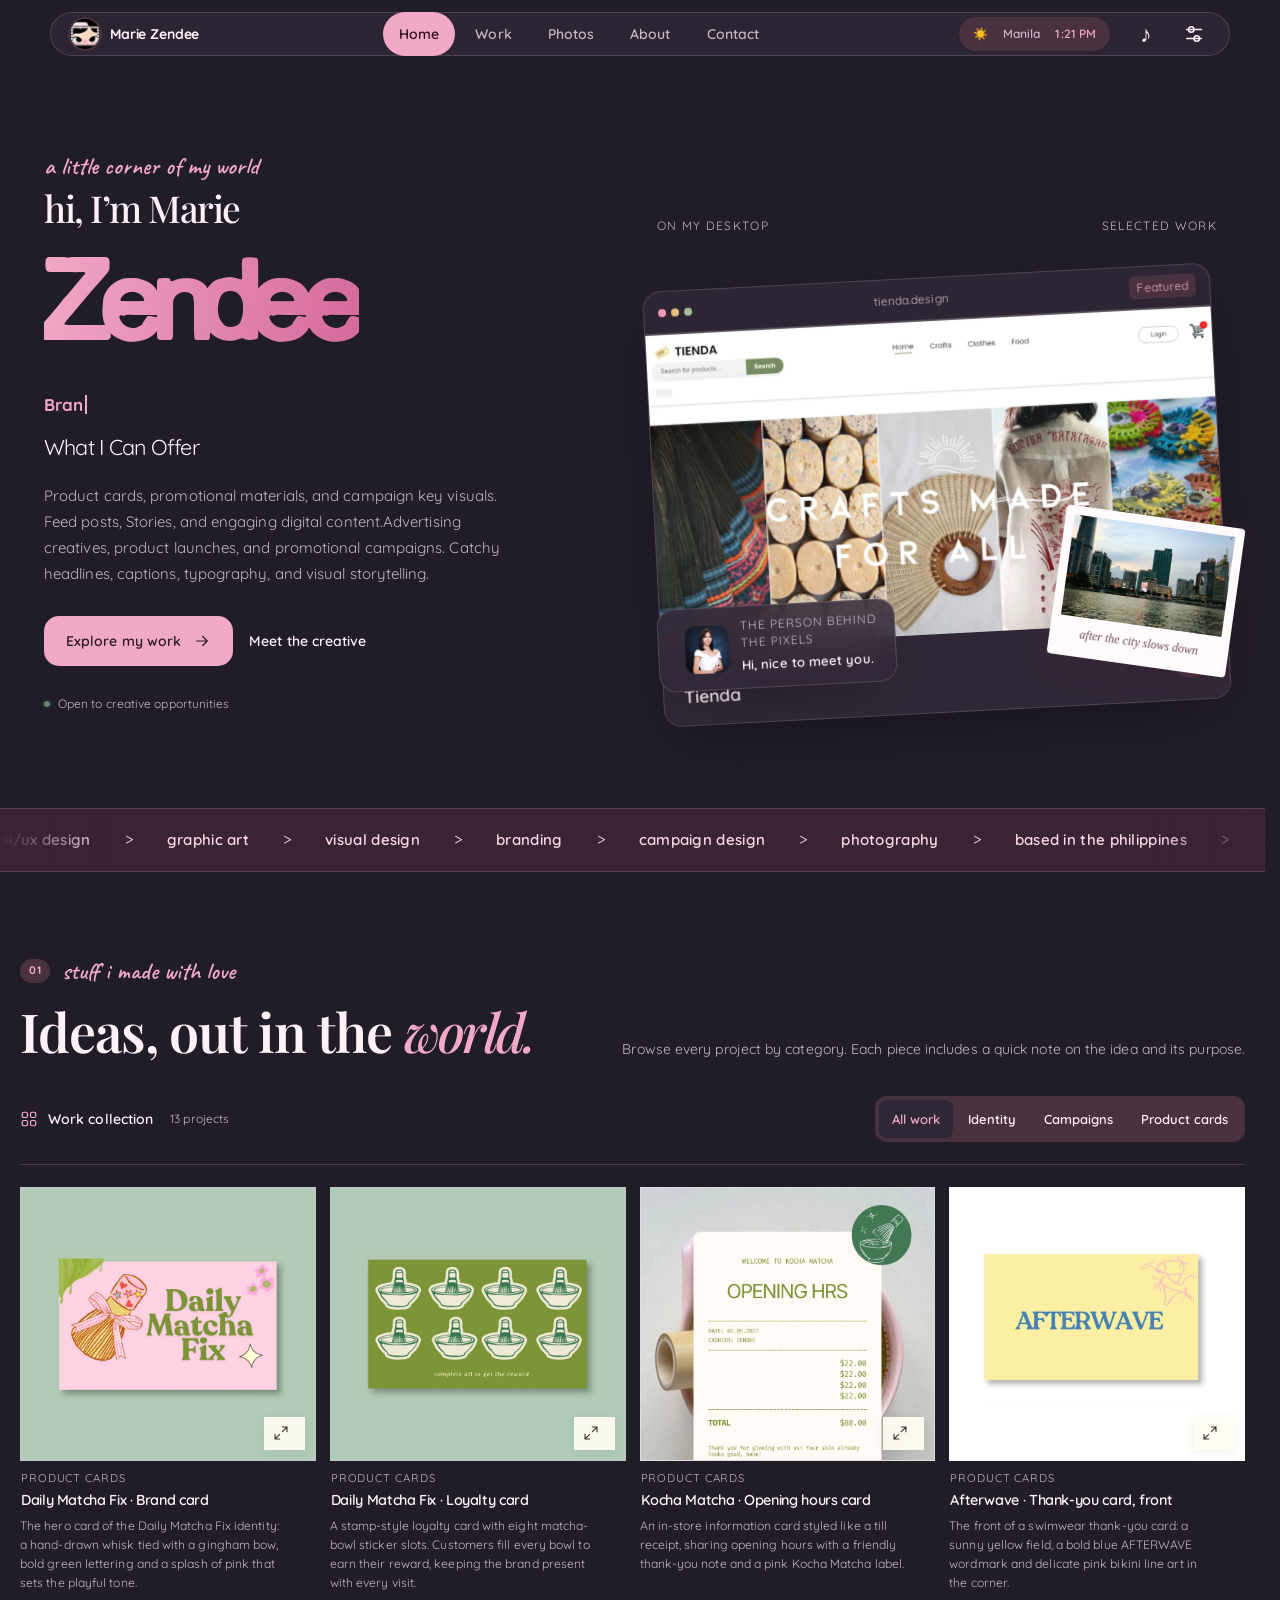
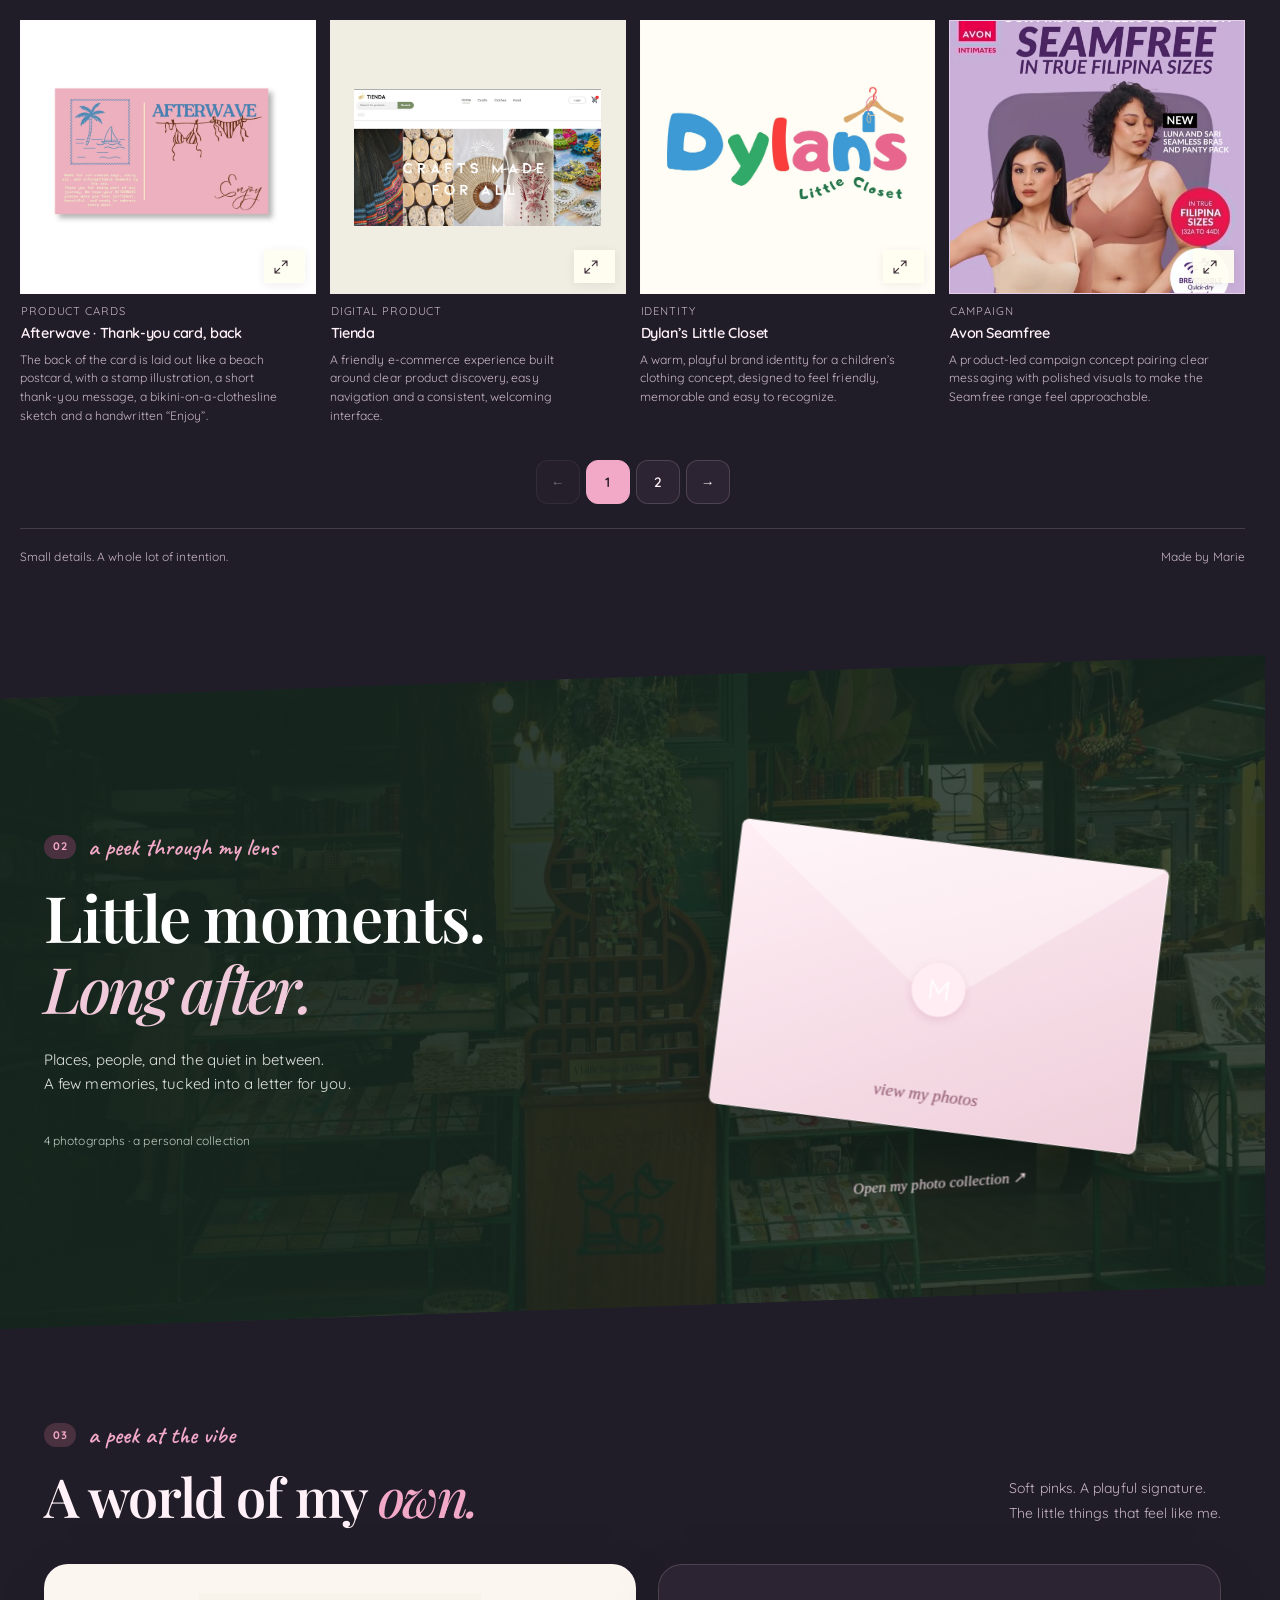
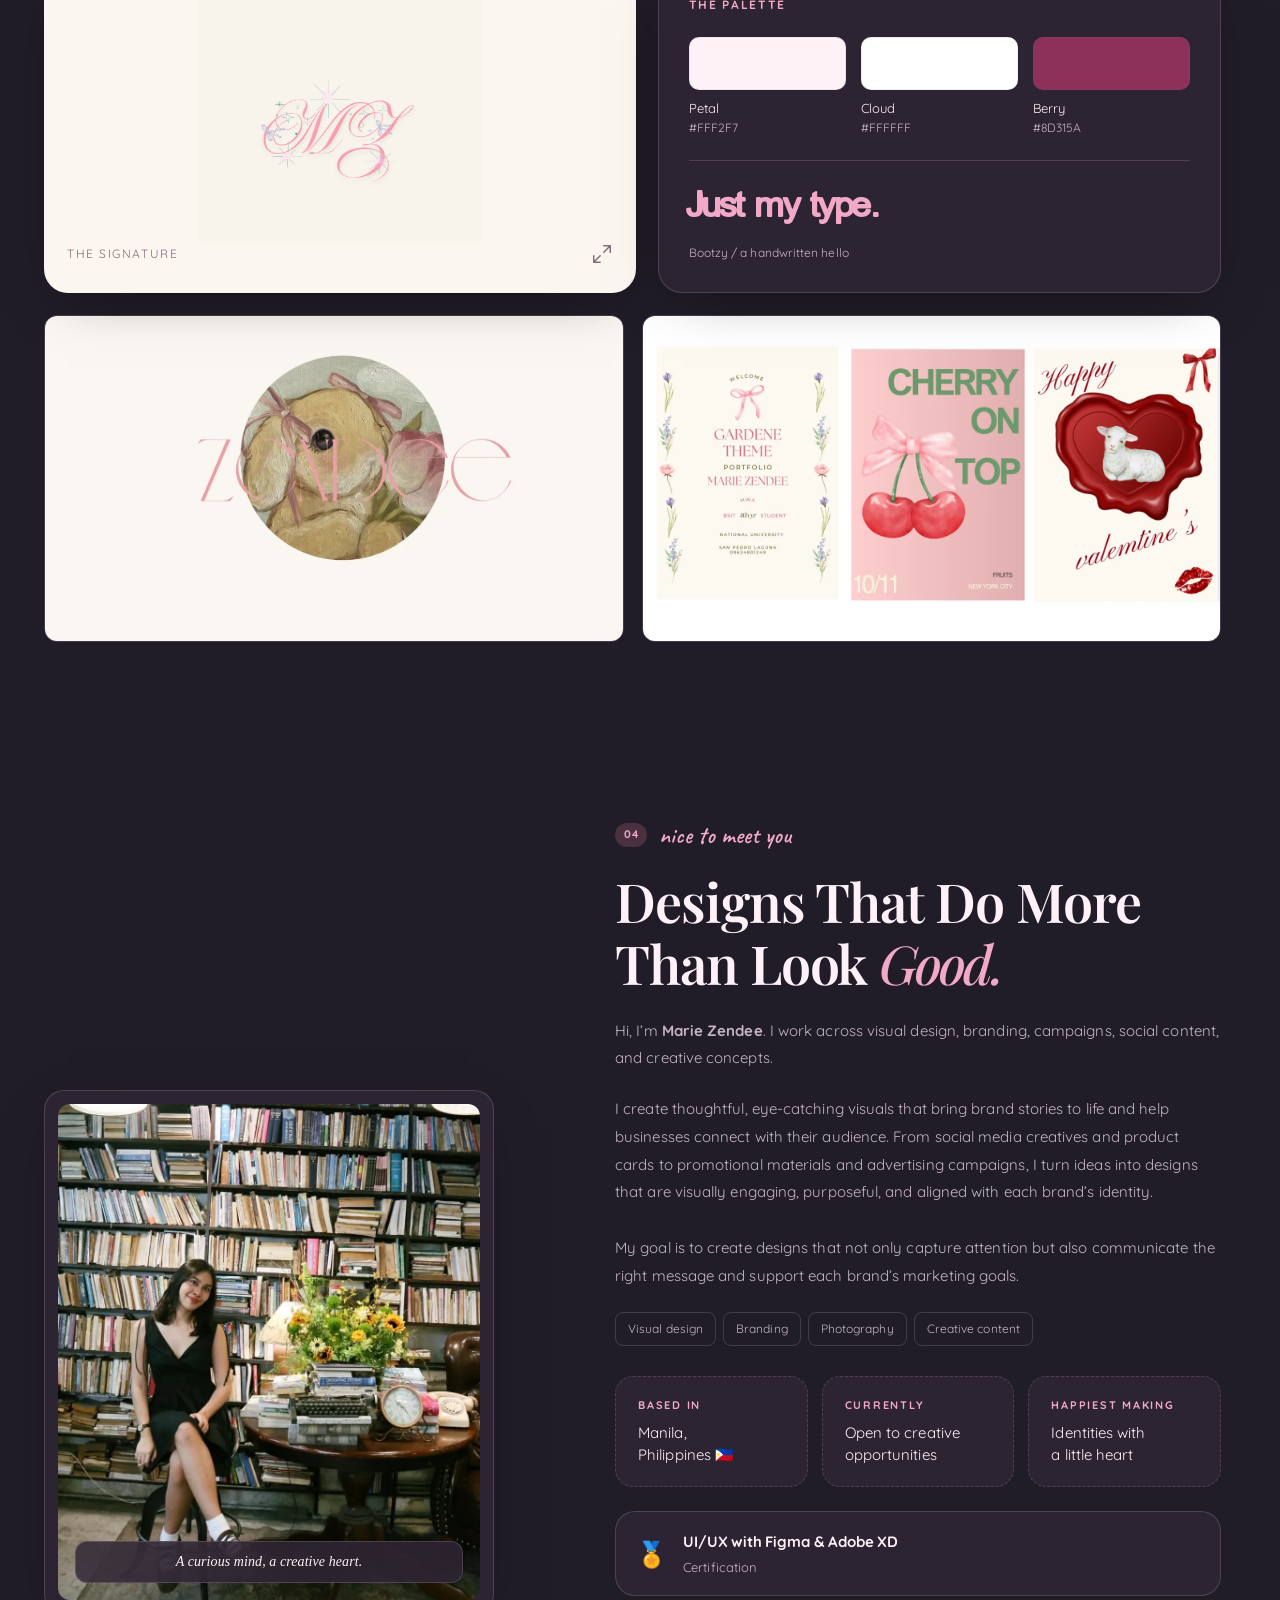
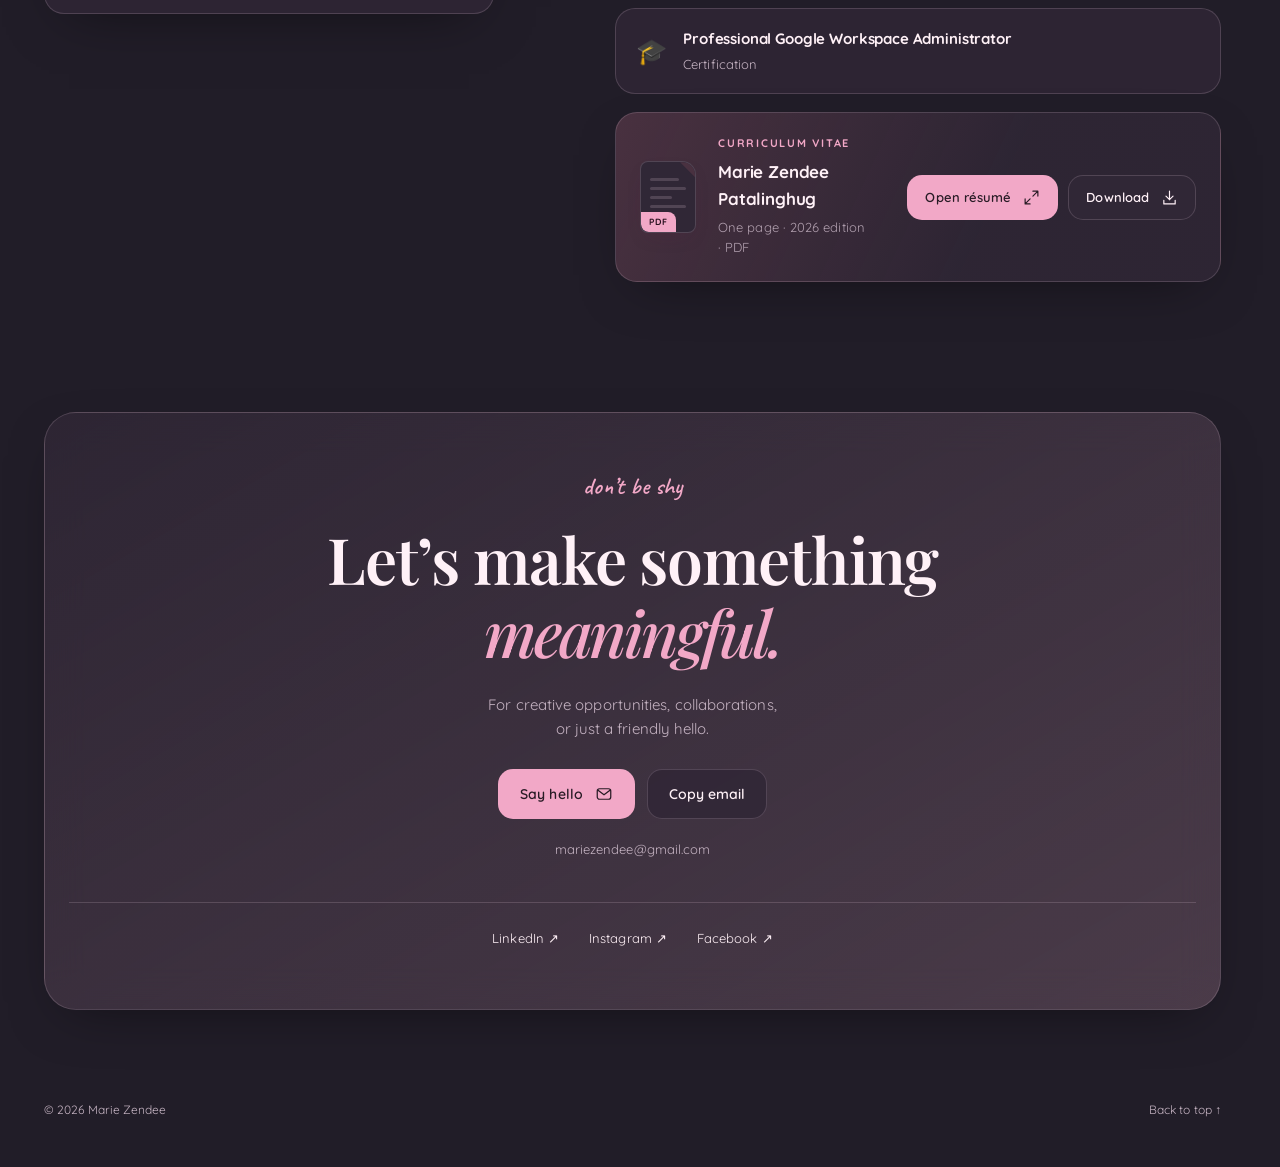
<file: index.html>
<!doctype html>
<html lang="en">
  <head>
    <meta charset="utf-8" />
    <meta
      name="viewport"
      content="width=device-width,initial-scale=1,viewport-fit=cover"
    />
    <meta name="theme-color" content="#211d28" />
    <meta
      name="description"
      content="Marie Zendee — visual design, photography, branding and creative portfolio."
    />
    <meta name="color-scheme" content="light dark" />
    <title>Marie Zendee Portfolio</title>
    <link
      rel="preload"
      href="BootzyTM.ttf"
      as="font"
      type="font/ttf"
      crossorigin
    />
    <link rel="canonical" href="https://berry-zendee.vercel.app/" />
    <meta property="og:type" content="website" />
    <meta
      property="og:title"
      content="Marie Zendee — Visual Design, Photography & Branding"
    />
    <meta
      property="og:description"
      content="A multidisciplinary creative portfolio by Marie Zendee, featuring visual design, branding, campaigns and photography."
    />
    <meta property="og:url" content="https://berry-zendee.vercel.app/" />
    <meta
      property="og:image"
      content="https://berry-zendee.vercel.app/og-preview.jpg"
    />
    <meta property="og:image:width" content="1200" />
    <meta property="og:image:height" content="630" />
    <meta name="twitter:card" content="summary_large_image" />
    <meta name="twitter:title" content="Marie Zendee — Creative Portfolio" />
    <meta
      name="twitter:description"
      content="Visual design, photography, branding and creative work by Marie Zendee."
    />
    <meta
      name="twitter:image"
      content="https://berry-zendee.vercel.app/og-preview.jpg"
    />
    <link
      rel="preload"
      href="assets/previews/tienda.webp"
      as="image"
      fetchpriority="high"
    />
    <link
      rel="preload"
      href="assets/fonts/quicksand-latin-500-normal.woff2"
      as="font"
      type="font/woff2"
      crossorigin
    />
    <link
      rel="preload"
      href="assets/fonts/playfair-display-latin-600-normal.woff2"
      as="font"
      type="font/woff2"
      crossorigin
    />
    <link rel="stylesheet" href="style.css" />
    <link rel="manifest" href="manifest.webmanifest" />
    <link rel="icon" href="favicon.ico" />
    <link rel="icon" type="image/png" href="favicon-32x32.png" />
    <link rel="icon" type="image/png" href="favicon-16x16.png" />
    <link rel="apple-touch-icon" href="apple-touch-icon.png" />
    <meta name="apple-mobile-web-app-capable" content="yes" />
    <meta name="apple-mobile-web-app-status-bar-style" content="default" />
    <meta name="apple-mobile-web-app-title" content="Marie Zendee" />
    <script type="application/ld+json">
      {
        "@context": "https://schema.org",
        "@type": "Person",
        "name": "Marie Zendee",
        "url": "https://berry-zendee.vercel.app/",
        "sameAs": [
          "https://www.linkedin.com/in/marie-zendee-patalinghug/",
          "https://www.instagram.com/mariezendee/",
          "https://www.facebook.com/mariezendeee"
        ],
        "knowsAbout": [
          "Visual Design",
          "Branding",
          "Photography",
          "Campaign Design",
          "Creative Content"
        ]
      }
    </script>
  </head>
  <body data-theme="midnight">
    <script>
      (function () {
        try {
          var t = localStorage.getItem('mz-theme');
          if (['berry', 'pearl', 'midnight', 'cream'].indexOf(t) !== -1) document.body.dataset.theme = t;
        } catch (e) {}
      })();
    </script>
    <a class="skip-link" href="#visual">Skip to selected work</a>
    <div class="wallpaper" aria-hidden="true"></div>
    <div class="progress-line" id="progressLine" aria-hidden="true"></div>
    <header class="menubar glass">
      <a class="wordmark" href="#top"
        ><img
          src="assets/zendee-logo.png"
          width="32"
          height="32"
          alt=""
        /><strong>Marie Zendee</strong
        ></a
      >
      <nav class="site-nav" aria-label="Main navigation">
        <a
          class="nav-link"
          href="#top"
          data-section="top"
          aria-current="location"
          >Home</a
        ><a class="nav-link" href="#visual" data-section="visual">Work</a
        ><a class="nav-link" href="#photography" data-section="photography"
          >Photos</a
        ><a class="nav-link" href="#about" data-section="about">About</a
        ><a class="nav-link" href="#contact" data-section="contact">Contact</a>
      </nav>
      <div class="menu-tools">
        <span class="manila-time"
          ><span class="clock-icon" id="clockIcon" aria-hidden="true">🌙</span
          ><span>Manila</span> <time id="clock">—</time></span
        ><button
          class="icon-button"
          id="soundBtn"
          aria-label="Turn sound on"
          aria-pressed="false"
          title="Sound off"
        >
          ♪</button
        ><button
          class="icon-button"
          id="settingsBtn"
          aria-label="Desktop preferences"
          title="Make it yours"
        >
          <svg
            viewBox="0 0 24 24"
            fill="none"
            stroke="currentColor"
            stroke-width="1.65"
            stroke-linecap="round"
            stroke-linejoin="round"
            aria-hidden="true"
          >
            <path d="M4 7h16M4 17h16" />
            <circle cx="9" cy="7" r="3" />
            <circle cx="15" cy="17" r="3" />
          </svg>
        </button>
      </div>
    </header>
    <main id="top">
      <section class="hero shell" aria-labelledby="heroTitle">
        <div class="hero-copy">
          <p class="eyebrow">
            <span class="lead">a little corner of my world</span>
          </p>
          <h1 id="heroTitle">
            <span>hi, I’m Marie</span><b>Zendee</b
            >
          </h1>
          <p
            class="hero-roles"
            aria-label="Brand assistant, visual content developer, graphic artist"
          >
            <span id="typewriter">Brand Assistant</span
            ><span class="caret" aria-hidden="true"></span>
          </p>
          <p class="hero-role">
            What I Can Offer
          </p>
          <p class="hero-description">
            Product cards, promotional materials, and campaign key visuals. Feed posts, Stories, and engaging digital content.Advertising creatives, product launches, and promotional campaigns. Catchy headlines, captions, typography, and visual storytelling.
          </p>
          <div class="actions">
            <a href="#visual" class="button primary"
              >Explore my work
              <svg
                viewBox="0 0 24 24"
                fill="none"
                stroke="currentColor"
                stroke-width="1.65"
                stroke-linecap="round"
                stroke-linejoin="round"
                aria-hidden="true"
              >
                <path d="M5 12h14m-6-6 6 6-6 6" /></svg></a
            ><a href="#about" class="text-button">Meet the creative</a>
          </div>
          <div class="hero-footnote">
            <span class="status-dot"></span> Open to creative opportunities
          </div>
        </div>
        <div class="desktop-scene">
          <div class="scene-label">
            <span>ON MY DESKTOP</span><span>SELECTED WORK</span>
          </div>
          <div class="hero-window glass">
            <div class="window-bar">
              <span class="traffic-lights" aria-hidden="true"
                ><i></i><i></i><i></i></span
              ><span>tienda.design</span
              ><span class="window-tag">Featured</span>
            </div>
            <button
              class="hero-project"
              data-case="tienda"
              aria-label="Explore Tienda project"
            >
              <picture
                ><source
                  srcset="assets/previews/tienda.webp"
                  type="image/webp" />
                <img
                  src="assets/tienda.png"
                  alt="Tienda storefront featuring handcrafted products"
                  width="2133"
                  height="1182"
                  class=""
                  fetchpriority="high" /></picture
              ><span class="hero-project-caption"
                ><span
                  ><small>DIGITAL EXPERIENCE</small
                  ><strong>Tienda</strong></span
                ><span class="circle-arrow"
                  ><svg
                    viewBox="0 0 24 24"
                    fill="none"
                    stroke="currentColor"
                    stroke-width="1.65"
                    stroke-linecap="round"
                    stroke-linejoin="round"
                    aria-hidden="true"
                  >
                    <path d="M5 12h14m-6-6 6 6-6 6" /></svg></span
              ></span>
            </button>
          </div>
          <button
            class="photo-sticky"
            data-gallery="3"
            aria-label="Open city photograph"
          >
            <picture
              ><source
                srcset="assets/previews/photo-city.webp"
                type="image/webp" />
              <img
                src="assets/photo-city.jpg"
                alt="City skyline across the water"
                width="1280"
                height="853"
                class=""
                fetchpriority="high" /></picture
            ><span>after the city slows down</span></button
          ><a href="#about" class="profile-sticker glass"
            ><picture
              ><source
                srcset="assets/previews/Zendee Prof pic.webp"
                type="image/webp" />
              <img
                src="assets/Zendee Prof pic.jpg"
                alt="Portrait of Marie Zendee"
                width="1365"
                height="2048"
                class=""
                fetchpriority="high" /></picture
            ><span
              ><small>THE PERSON BEHIND THE PIXELS</small
              ><strong>Hi, nice to meet you.</strong></span
            ></a
        </div>
      </section>
      <div class="marquee-band" aria-hidden="true">
        <div class="marquee-track">
          <span class="marquee-group"
            ><span>ui/ux design</span>
            ><span>graphic art</span>
            ><span>visual design</span>
            ><span>branding</span>
            ><span>campaign design</span>
            ><span>photography</span>
            ><span>based in the philippines</span>
            ><span>open for projects</span>></span
          ><span class="marquee-group"
            ><span>ui/ux design</span>
            ><span>graphic art</span>
            ><span>visual design</span>
            ><span>branding</span>
            ><span>campaign design</span>
            ><span>photography</span>
            ><span>based in the philippines</span>
            ><span>open for projects</span>></span
          >
        </div>
      </div>
      <p class="visually-hidden">
        Disciplines: ui/ux design, graphic art, visual design, branding,
        campaign design and photography. Based in the Philippines and open for
        projects.
      </p>
      <section aria-labelledby="workTitle" class="section work-open" id="visual">
<header class="section-heading">
<div>
<p class="eyebrow">
<span class="num">01</span><span class="lead">stuff i made with love</span>
</p>
<h2 id="workTitle">Ideas, out in the <em>world.</em></h2>
</div>
<p>Browse every project by category. Each piece includes a quick note on the idea and its purpose.</p>
</header>
<div class="work-window glass">
<div class="collection-toolbar">
<span class="collection-name"><svg aria-hidden="true" fill="none" stroke="currentColor" stroke-linecap="round" stroke-linejoin="round" stroke-width="1.65" viewbox="0 0 24 24">
<rect height="7" rx="2" width="7" x="3" y="3"></rect>
<rect height="7" rx="2" width="7" x="14" y="3"></rect>
<rect height="7" rx="2" width="7" x="3" y="14"></rect>
<rect height="7" rx="2" width="7" x="14" y="14"></rect>
</svg>
              Work collection <span id="workCount">13 projects</span></span>
<div aria-label="Filter selected work" class="filters" role="group">
<button aria-pressed="true" data-filter="all">All work</button><button aria-pressed="false" data-filter="brand">Identity</button><button aria-pressed="false" data-filter="campaign">Campaigns</button><button aria-pressed="false" data-filter="digital">Product cards</button>
</div>
</div>
<div class="project-grid">
<article class="project-card" data-category="digital">
<button aria-label="Explore Daily Matcha Fix · Brand card" class="project-open" data-case="daily-matcha" type="button">
<span class="project-image project-daily-matcha fit-contain" style="background:#b0cbb7"><picture><source srcset="assets/previews/daily-matcha-card.webp" type="image/webp"/>
<img alt="Daily Matcha Fix · Brand card" decoding="async" height="800" loading="lazy" src="assets/daily-matcha-card.jpg" width="1300"/></picture><span class="open-badge"><svg aria-hidden="true" fill="none" stroke="currentColor" stroke-linecap="round" stroke-linejoin="round" stroke-width="1.65" viewbox="0 0 24 24"><path d="M14 3h7v7M3 14v7h7M21 3l-7 7M3 21l7-7"></path></svg><span>Explore project</span></span></span>
<span class="project-caption"><span><small>Product cards</small><strong>Daily Matcha Fix · Brand card</strong></span><span class="project-index">01</span></span>
</button><p class="project-description">The hero card of the Daily Matcha Fix identity: a hand-drawn whisk tied with a gingham bow, bold green lettering and a splash of pink that sets the playful tone.</p>
</article>
<article class="project-card" data-category="digital">
<button aria-label="Explore Daily Matcha Fix · Loyalty card" class="project-open" data-case="daily-matcha-loyalty" type="button">
<span class="project-image project-daily-matcha-loyalty fit-contain" style="background:#b0cbb7"><picture><source srcset="assets/previews/daily-matcha-loyalty.webp" type="image/webp"/>
<img alt="Daily Matcha Fix · Loyalty card" decoding="async" height="800" loading="lazy" src="assets/daily-matcha-loyalty.jpg" width="1300"/></picture><span class="open-badge"><svg aria-hidden="true" fill="none" stroke="currentColor" stroke-linecap="round" stroke-linejoin="round" stroke-width="1.65" viewbox="0 0 24 24"><path d="M14 3h7v7M3 14v7h7M21 3l-7 7M3 21l7-7"></path></svg><span>Explore project</span></span></span>
<span class="project-caption"><span><small>Product cards</small><strong>Daily Matcha Fix · Loyalty card</strong></span><span class="project-index">02</span></span>
</button><p class="project-description">A stamp-style loyalty card with eight matcha-bowl sticker slots. Customers fill every bowl to earn their reward, keeping the brand present with every visit.</p>
</article>
<article class="project-card" data-category="digital">
<button aria-label="Explore Kocha Matcha · Opening hours card" class="project-open" data-case="opening-hours" type="button">
<span class="project-image project-opening-hours" style="background:#d9dcdf"><picture><source srcset="assets/previews/opening-hours-card.webp" type="image/webp"/>
<img alt="Kocha Matcha · Opening hours card" decoding="async" height="2048" loading="lazy" src="assets/opening-hours-card.jpg" width="1639"/></picture><span class="open-badge"><svg aria-hidden="true" fill="none" stroke="currentColor" stroke-linecap="round" stroke-linejoin="round" stroke-width="1.65" viewbox="0 0 24 24"><path d="M14 3h7v7M3 14v7h7M21 3l-7 7M3 21l7-7"></path></svg><span>Explore project</span></span></span>
<span class="project-caption"><span><small>Product cards</small><strong>Kocha Matcha · Opening hours card</strong></span><span class="project-index">03</span></span>
</button><p class="project-description">An in-store information card styled like a till receipt, sharing opening hours with a friendly thank-you note and a pink Kocha Matcha label.</p>
</article>
<article class="project-card" data-category="digital">
<button aria-label="Explore Afterwave · Thank-you card, front" class="project-open" data-case="afterwave-front" type="button">
<span class="project-image project-afterwave-front fit-contain" style="background:#ffffff"><picture><source srcset="assets/previews/afterwave-front.webp" type="image/webp"/>
<img alt="Afterwave · Thank-you card, front" decoding="async" height="855" loading="lazy" src="assets/afterwave-front.jpg" width="1327"/></picture><span class="open-badge"><svg aria-hidden="true" fill="none" stroke="currentColor" stroke-linecap="round" stroke-linejoin="round" stroke-width="1.65" viewbox="0 0 24 24"><path d="M14 3h7v7M3 14v7h7M21 3l-7 7M3 21l7-7"></path></svg><span>Explore project</span></span></span>
<span class="project-caption"><span><small>Product cards</small><strong>Afterwave · Thank-you card, front</strong></span><span class="project-index">04</span></span>
</button><p class="project-description">The front of a swimwear thank-you card: a sunny yellow field, a bold blue AFTERWAVE wordmark and delicate pink bikini line art in the corner.</p>
</article>
<article class="project-card" data-category="digital">
<button aria-label="Explore Afterwave · Thank-you card, back" class="project-open" data-case="afterwave-back" type="button">
<span class="project-image project-afterwave-back fit-contain" style="background:#ffffff"><picture><source srcset="assets/previews/afterwave-back.webp" type="image/webp"/>
<img alt="Afterwave · Thank-you card, back" decoding="async" height="856" loading="lazy" src="assets/afterwave-back.jpg" width="1327"/></picture><span class="open-badge"><svg aria-hidden="true" fill="none" stroke="currentColor" stroke-linecap="round" stroke-linejoin="round" stroke-width="1.65" viewbox="0 0 24 24"><path d="M14 3h7v7M3 14v7h7M21 3l-7 7M3 21l7-7"></path></svg><span>Explore project</span></span></span>
<span class="project-caption"><span><small>Product cards</small><strong>Afterwave · Thank-you card, back</strong></span><span class="project-index">05</span></span>
</button><p class="project-description">The back of the card is laid out like a beach postcard, with a stamp illustration, a short thank-you message, a bikini-on-a-clothesline sketch and a handwritten “Enjoy”.</p>
</article>
<article class="project-card" data-category="digital">
<button aria-label="Explore Tienda" class="project-open" data-case="tienda" type="button">
<span class="project-image project-tienda fit-contain" style="background:#f0ede3"><picture><source srcset="assets/previews/tienda.webp" type="image/webp"/>
<img alt="Tienda" decoding="async" height="1182" loading="lazy" src="assets/tienda.png" width="2133"/></picture><span class="open-badge"><svg aria-hidden="true" fill="none" stroke="currentColor" stroke-linecap="round" stroke-linejoin="round" stroke-width="1.65" viewbox="0 0 24 24"><path d="M14 3h7v7M3 14v7h7M21 3l-7 7M3 21l7-7"></path></svg><span>Explore project</span></span></span>
<span class="project-caption"><span><small>Digital product</small><strong>Tienda</strong></span><span class="project-index">06</span></span>
</button><p class="project-description">A friendly e-commerce experience built around clear product discovery, easy navigation and a consistent, welcoming interface.</p>
</article>
<article class="project-card" data-category="brand">
<button aria-label="Explore Dylan’s Little Closet" class="project-open" data-case="dylan" type="button">
<span class="project-image project-dylan" style="background:#fffcf4"><picture><source srcset="assets/previews/dylans-logo.webp" type="image/webp"/>
<img alt="Dylan’s Little Closet" decoding="async" height="2000" loading="lazy" src="assets/dylans-logo.jpg" width="2000"/></picture><span class="open-badge"><svg aria-hidden="true" fill="none" stroke="currentColor" stroke-linecap="round" stroke-linejoin="round" stroke-width="1.65" viewbox="0 0 24 24"><path d="M14 3h7v7M3 14v7h7M21 3l-7 7M3 21l7-7"></path></svg><span>Explore project</span></span></span>
<span class="project-caption"><span><small>Identity</small><strong>Dylan’s Little Closet</strong></span><span class="project-index">07</span></span>
</button><p class="project-description">A warm, playful brand identity for a children’s clothing concept, designed to feel friendly, memorable and easy to recognize.</p>
</article>
<article class="project-card" data-category="campaign">
<button aria-label="Explore Avon Seamfree" class="project-open" data-case="avon" type="button">
<span class="project-image project-avon" style="background:#e2cce9"><picture><source srcset="assets/previews/avon-seamfree.webp" type="image/webp"/>
<img alt="Avon Seamfree" decoding="async" height="2048" loading="lazy" src="assets/avon-seamfree.jpg" width="1446"/></picture><span class="open-badge"><svg aria-hidden="true" fill="none" stroke="currentColor" stroke-linecap="round" stroke-linejoin="round" stroke-width="1.65" viewbox="0 0 24 24"><path d="M14 3h7v7M3 14v7h7M21 3l-7 7M3 21l7-7"></path></svg><span>Explore project</span></span></span>
<span class="project-caption"><span><small>Campaign</small><strong>Avon Seamfree</strong></span><span class="project-index">08</span></span>
</button><p class="project-description">A product-led campaign concept pairing clear messaging with polished visuals to make the Seamfree range feel approachable.</p>
</article>
<article class="project-card" data-category="campaign">
<button aria-label="Explore Promo Sheets" class="project-open" data-case="promo" type="button">
<span class="project-image project-promo" style="background:#d8eef5"><picture><source srcset="assets/previews/promo-sheet.webp" type="image/webp"/>
<img alt="Promo Sheets" decoding="async" height="1350" loading="lazy" src="assets/promo-sheet.jpg" width="1080"/></picture><span class="open-badge"><svg aria-hidden="true" fill="none" stroke="currentColor" stroke-linecap="round" stroke-linejoin="round" stroke-width="1.65" viewbox="0 0 24 24"><path d="M14 3h7v7M3 14v7h7M21 3l-7 7M3 21l7-7"></path></svg><span>Explore project</span></span></span>
<span class="project-caption"><span><small>Campaign</small><strong>Promo Sheets</strong></span><span class="project-index">09</span></span>
</button><p class="project-description">A promotional layout built to communicate offers quickly while keeping typography and visual hierarchy consistent.</p>
</article>
<article class="project-card" data-category="brand">
<button aria-label="Explore A little berry · Monogram" class="project-open" data-case="berry" type="button">
<span class="project-image project-berry fit-contain" style="background:#faefef"><picture><source srcset="assets/previews/1.webp" type="image/webp"/>
<img alt="A little berry · Monogram" decoding="async" height="1080" loading="lazy" src="assets/1.png" width="1920"/></picture><span class="open-badge"><svg aria-hidden="true" fill="none" stroke="currentColor" stroke-linecap="round" stroke-linejoin="round" stroke-width="1.65" viewbox="0 0 24 24"><path d="M14 3h7v7M3 14v7h7M21 3l-7 7M3 21l7-7"></path></svg><span>Explore project</span></span></span>
<span class="project-caption"><span><small>Identity</small><strong>A little berry · Monogram</strong></span><span class="project-index">10</span></span>
</button><p class="project-description">The personal monogram: delicate pink lettering around a soft illustrated detail, the starting point for the whole personal identity.</p>
</article>
<article class="project-card" data-category="brand">
<button aria-label="Explore Gardene Theme · Portfolio cover" class="project-open" data-case="berry-gardene" type="button">
<span class="project-image project-berry-gardene fit-contain" style="background:#fcf9f1"><picture><source srcset="assets/previews/berry-gardene.webp" type="image/webp"/>
<img alt="Gardene Theme · Portfolio cover" decoding="async" height="837" loading="lazy" src="assets/berry-gardene.jpg" width="603"/></picture><span class="open-badge"><svg aria-hidden="true" fill="none" stroke="currentColor" stroke-linecap="round" stroke-linejoin="round" stroke-width="1.65" viewbox="0 0 24 24"><path d="M14 3h7v7M3 14v7h7M21 3l-7 7M3 21l7-7"></path></svg><span>Explore project</span></span></span>
<span class="project-caption"><span><small>Identity</small><strong>Gardene Theme · Portfolio cover</strong></span><span class="project-index">11</span></span>
</button><p class="project-description">A portfolio cover in a soft garden theme: watercolor florals frame a pink bow and a centered, elegant title.</p>
</article>
<article class="project-card" data-category="brand">
<button aria-label="Explore Cherry on Top" class="project-open" data-case="berry-cherry" type="button">
<span class="project-image project-berry-cherry fit-contain" style="background:#f6c9cc"><picture><source srcset="assets/previews/berry-cherry.webp" type="image/webp"/>
<img alt="Cherry on Top" decoding="async" height="837" loading="lazy" src="assets/berry-cherry.jpg" width="577"/></picture><span class="open-badge"><svg aria-hidden="true" fill="none" stroke="currentColor" stroke-linecap="round" stroke-linejoin="round" stroke-width="1.65" viewbox="0 0 24 24"><path d="M14 3h7v7M3 14v7h7M21 3l-7 7M3 21l7-7"></path></svg><span>Explore project</span></span></span>
<span class="project-caption"><span><small>Identity</small><strong>Cherry on Top</strong></span><span class="project-index">12</span></span>
</button><p class="project-description">A bold poster exercise pairing a pink-bowed cherry illustration with oversized green type on a blush gradient.</p>
</article>
<article class="project-card" data-category="brand">
<button aria-label="Explore Happy Valentine’s" class="project-open" data-case="berry-valentine" type="button">
<span class="project-image project-berry-valentine fit-contain" style="background:#fcf9f1"><picture><source srcset="assets/previews/berry-valentine.webp" type="image/webp"/>
<img alt="Happy Valentine’s" decoding="async" height="842" loading="lazy" src="assets/berry-valentine.jpg" width="618"/></picture><span class="open-badge"><svg aria-hidden="true" fill="none" stroke="currentColor" stroke-linecap="round" stroke-linejoin="round" stroke-width="1.65" viewbox="0 0 24 24"><path d="M14 3h7v7M3 14v7h7M21 3l-7 7M3 21l7-7"></path></svg><span>Explore project</span></span></span>
<span class="project-caption"><span><small>Identity</small><strong>Happy Valentine’s</strong></span><span class="project-index">13</span></span>
</button><p class="project-description">A romantic seasonal piece: a glossy red wax-seal heart holding a little lamb, finished with flowing script and a red bow.</p>
</article>
</div>
<nav aria-label="Work collection pages" class="work-pagination" id="workPagination" hidden></nav>
<div class="collection-footer">
<span>Small details. A whole lot of intention.</span><span>Made by Marie</span>
</div>
</div>
</section>
            <section
        id="photography"
        class="photo-section section"
        aria-labelledby="photosTitle"
      >
        <div class="photo-background">
          <picture
            ><source
              srcset="assets/previews/photo-shop.webp"
              type="image/webp" />
            <img
              src="assets/photo-shop.jpg"
              alt=""
              width="1280"
              height="853"
              class=""
              loading="lazy"
              decoding="async"
          /></picture>
        </div>
        <div class="photo-section-inner shell">
          <div>
            <p class="eyebrow">
              <span class="num">02</span
              ><span class="lead">a peek through my lens</span>
            </p>
            <h2 id="photosTitle">Little moments. <br /><em>Long after.</em></h2>
            <p>
              Places, people, and the quiet in between. <br />A few memories,
              tucked into a letter for you.
            </p>
            <span class="photo-note"
              >4 photographs · a personal collection</span
            >
          </div>
          <div class="envelope-zone">
            <button
              class="envelope"
              id="envelope"
              aria-label="Unfold the envelope and open photography collection"
            >
              <span class="env-back"></span
              ><span class="env-letter"
                ><span>To: a curious soul</span
                ><strong>A few little <br />memories.</strong
                ><span>With love, Zendee</span></span
              ><span class="env-front"></span><span class="env-flap"></span
              ><span class="env-seal" aria-hidden="true">M</span
              ><span class="env-label">view my photos</span></button
            ><span class="envelope-caption">Open my photo collection ↗</span>
          </div>
        </div>
      </section>
      <section
        id="branding"
        class="section shell brand-section"
        aria-labelledby="brandTitle"
      >
        <header class="section-heading">
          <div>
            <p class="eyebrow">
              <span class="num">03</span
              ><span class="lead">a peek at the vibe</span>
            </p>
            <h2 id="brandTitle">A world of my <em>own.</em></h2>
          </div>
          <p>
            Soft pinks. A playful signature. <br />The little things that feel
            like me.
          </p>
        </header>
        <div class="identity-grid">
          <button
            class="identity-main glass"
            data-case="berry"
            aria-label="Explore Marie Zendee personal identity"
          >
            <img
              src="assets/mz-logo.png"
              alt="Marie Zendee pink monogram"
              width="765"
              height="679"
              loading="lazy"
            /><span
              >THE SIGNATURE
              <svg
                viewBox="0 0 24 24"
                fill="none"
                stroke="currentColor"
                stroke-width="1.65"
                stroke-linecap="round"
                stroke-linejoin="round"
                aria-hidden="true"
              >
                <path d="M14 3h7v7M3 14v7h7M21 3l-7 7M3 21l7-7" /></svg
            ></span>
          </button>
          <div class="identity-details glass">
            <span class="eyebrow">THE PALETTE</span>
            <div class="palette">
              <span style="--swatch: #fff2f7"
                ><i></i>Petal<small>#FFF2F7</small></span
              ><span style="--swatch: #ffffff"
                ><i></i>Cloud<small>#FFFFFF</small></span
              ><span style="--swatch: #8d315a"
                ><i></i>Berry<small>#8D315A</small></span
              >
            </div>
            <div class="type-sample">
              <span class="bootzy">Just my type.</span
              ><span>Bootzy / a handwritten hello</span>
            </div>
          </div>
        </div>
        <div class="identity-boards">
          <button
            data-image="assets/1.png"
            data-alt="Personal identity presentation, board 1"
            aria-label="Expand personal identity board 1"
          >
            <picture
              ><source srcset="assets/previews/1.webp" type="image/webp" />
              <img
                src="assets/1.png"
                alt="Personal identity presentation, board 1"
                width="1920"
                height="1080"
                class=""
                loading="lazy"
                decoding="async"
            /></picture></button
          ><button
            data-image="assets/3.png"
            data-alt="Personal identity presentation, board 3"
            aria-label="Expand personal identity board 3"
          >
            <picture
              ><source srcset="assets/previews/3.webp" type="image/webp" />
              <img
                src="assets/3.png"
                alt="Personal identity presentation, board 3"
                width="1920"
                height="1080"
                class=""
                loading="lazy"
                decoding="async"
            /></picture>
          </button>
        </div>
      </section>
      <section
        id="about"
        class="section shell about-section"
        aria-labelledby="aboutTitle"
      >
        <div class="about-image">
          <picture
            ><source
              srcset="assets/previews/zendee-profile-about.webp"
              type="image/webp" />
            <img
              src="assets/zendee-profile-about.jpg"
              alt="Marie Zendee seated in a book-filled studio"
              width="900"
              height="1200"
              class=""
              loading="lazy"
              decoding="async" /></picture
          ><span class="about-image-note glass"
            >A curious mind, a creative heart.</span
          >
        </div>
        <div class="about-copy">
          <p class="eyebrow">
            <span class="num">04</span
            ><span class="lead">nice to meet you</span>
          </p>
          <h2 id="aboutTitle">
            Designs That Do More <br />Than Look <em>Good.</em>
          </h2>
          <p>
            Hi, I’m <strong>Marie Zendee</strong>. I work across visual design, branding, campaigns, social content, and creative concepts.
          </p>
          <p>
            I create thoughtful, eye-catching visuals that bring brand stories to life and help businesses connect with their audience. From social media creatives and product cards to promotional materials and advertising campaigns, I turn ideas into designs that are visually engaging, purposeful, and aligned with each brand’s identity. <br /><br />
            My goal is to create designs that not only capture attention but also communicate the right message and support each brand’s marketing goals.
          </p>
          <div class="about-tags">
            <span>Visual design</span><span>Branding</span
            ><span>Photography</span><span>Creative content</span>
          </div>
          <div class="currently">
            <div>
              <small>Based in</small>
              <p>Manila, Philippines 🇵🇭</p>
            </div>
            <div>
              <small>Currently</small>
              <p>Open to creative opportunities</p>
            </div>
            <div>
              <small>Happiest making</small>
              <p>Identities with a little heart</p>
            </div>
          </div>
          <div class="cert-stack">
            <div class="cert-card">
              <span class="cert-emoji" aria-hidden="true">🏅</span>
              <div>
                <h3>UI/UX with Figma &amp; Adobe XD</h3>
                <p>Certification</p>
              </div>
            </div>
            <div class="cert-card">
              <span class="cert-emoji" aria-hidden="true">🎓</span>
              <div>
                <h3>Professional Google Workspace Administrator</h3>
                <p>Certification</p>
              </div>
            </div>
            <div class="resume-panel">
              <span class="resume-doc" aria-hidden="true">
                <span class="resume-doc-tag">PDF</span>
                <i></i><i></i><i></i><i></i><i></i>
              </span>
              <div class="resume-body">
                <small>Curriculum vitae</small>
                <h3>Marie Zendee Patalinghug</h3>
                <p class="resume-meta">One page · 2026 edition · PDF</p>
              </div>
              <div class="resume-actions">
                <a
                  class="button primary"
                  href="assets/PATALINGHUG,%20MARIE%20ZENDEE%20CV%202026.pdf"
                  target="_blank"
                  rel="noopener"
                  >Open résumé
                  <svg
                    viewBox="0 0 24 24"
                    fill="none"
                    stroke="currentColor"
                    stroke-width="1.65"
                    stroke-linecap="round"
                    stroke-linejoin="round"
                    aria-hidden="true"
                  >
                    <path d="M14 3h7v7M3 14v7h7M21 3l-7 7M3 21l7-7" /></svg></a
                ><a
                  class="button secondary"
                  href="assets/PATALINGHUG,%20MARIE%20ZENDEE%20CV%202026.pdf"
                  download
                  >Download
                  <svg
                    viewBox="0 0 24 24"
                    fill="none"
                    stroke="currentColor"
                    stroke-width="1.65"
                    stroke-linecap="round"
                    stroke-linejoin="round"
                    aria-hidden="true"
                  >
                    <path d="M12 3v12m-5-5 5 5 5-5M4 16v5h16v-5" /></svg
                ></a>
              </div>
            </div>
          </div>
        </div>
      </section>
      <section
        id="contact"
        class="section shell contact-section"
        aria-labelledby="contactTitle"
      >
        <div class="contact-card glass">
          <p class="eyebrow"><span class="lead">don’t be shy</span></p>
          <h2 id="contactTitle">
            Let’s make something <br /><em>meaningful.</em>
          </h2>
          <p>
            For creative opportunities, collaborations, <br />or just a friendly
            hello.
          </p>
          <div class="actions">
            <a class="button primary" href="mailto:mariezendee@gmail.com"
              >Say hello
              <svg
                viewBox="0 0 24 24"
                fill="none"
                stroke="currentColor"
                stroke-width="1.65"
                stroke-linecap="round"
                stroke-linejoin="round"
                aria-hidden="true"
              >
                <rect x="3" y="5" width="18" height="14" rx="3" />
                <path d="m4 7 8 6 8-6" /></svg></a
            ><button class="button secondary" id="copyEmail">Copy email</button>
          </div>
          <a class="email-address" href="mailto:mariezendee@gmail.com"
            >mariezendee@gmail.com</a
          >
          <div class="social-links">
            <a
              href="https://www.linkedin.com/in/marie-zendee-patalinghug/"
              target="_blank"
              rel="noopener noreferrer"
              >LinkedIn ↗</a
            ><a
              href="https://www.instagram.com/mariezendee/"
              target="_blank"
              rel="noopener noreferrer"
              >Instagram ↗</a
            ><a
              href="https://www.facebook.com/mariezendeee"
              target="_blank"
              rel="noopener noreferrer"
              >Facebook ↗</a
            >
          </div>
        </div>
      </section>
    </main>
    <footer class="shell footer">
      <span>© <span id="year">2026</span> Marie Zendee</span
      ><a href="#top">Back to top ↑</a>
    </footer>

    <dialog
      id="caseDialog"
      class="case-dialog window-dialog"
      aria-labelledby="caseTitle"
    >
      <div class="dialog-bar">
        <span class="window-label">PROJECT / QUICK LOOK</span>
        <div class="dialog-tools">
          <button
            class="icon-button"
            id="caseExpand"
            aria-label="Expand project window"
            aria-pressed="false"
          >
            <svg
              viewBox="0 0 24 24"
              fill="none"
              stroke="currentColor"
              stroke-width="1.65"
              stroke-linecap="round"
              stroke-linejoin="round"
              aria-hidden="true"
            >
              <path d="M14 3h7v7M3 14v7h7M21 3l-7 7M3 21l7-7" />
            </svg></button
          ><button class="icon-button" data-close aria-label="Close project">
            <svg
              viewBox="0 0 24 24"
              fill="none"
              stroke="currentColor"
              stroke-width="1.65"
              stroke-linecap="round"
              stroke-linejoin="round"
              aria-hidden="true"
            >
              <path d="m6 6 12 12M18 6 6 18" />
            </svg>
          </button>
        </div>
      </div>
      <div id="caseContent" class="case-content"></div>
      <div class="case-navigation">
        <button class="text-button" id="casePrev">
          <svg
            viewBox="0 0 24 24"
            fill="none"
            stroke="currentColor"
            stroke-width="1.65"
            stroke-linecap="round"
            stroke-linejoin="round"
            aria-hidden="true"
          >
            <path d="m15 5-7 7 7 7" />
          </svg>
          Previous</button
        ><span id="caseCounter"></span
        ><button class="text-button" id="caseNext">
          Next project
          <svg
            viewBox="0 0 24 24"
            fill="none"
            stroke="currentColor"
            stroke-width="1.65"
            stroke-linecap="round"
            stroke-linejoin="round"
            aria-hidden="true"
          >
            <path d="m9 5 7 7-7 7" />
          </svg>
        </button>
      </div>
    </dialog>
    <dialog
      id="galleryDialog"
      class="gallery-dialog window-dialog"
      aria-labelledby="galleryTitle"
    >
      <div class="dialog-bar">
        <div>
          <span class="window-label">A LETTER FROM ZENDEE</span>
          <h3 id="galleryTitle">Little moments, kept forever.</h3>
        </div>
        <button
          class="icon-button"
          data-close
          aria-label="Close photography collection"
        >
          <svg
            viewBox="0 0 24 24"
            fill="none"
            stroke="currentColor"
            stroke-width="1.65"
            stroke-linecap="round"
            stroke-linejoin="round"
            aria-hidden="true"
          >
            <path d="m6 6 12 12M18 6 6 18" />
          </svg>
        </button>
      </div>
      <div class="gallery-stage" id="galleryStage">
        <button id="galleryExpand" aria-label="Expand current photograph">
          <img id="galleryImage" alt="" /><span
            class="gallery-expand-badge glass"
            ><svg
              viewBox="0 0 24 24"
              fill="none"
              stroke="currentColor"
              stroke-width="1.65"
              stroke-linecap="round"
              stroke-linejoin="round"
              aria-hidden="true"
            >
              <path d="M14 3h7v7M3 14v7h7M21 3l-7 7M3 21l7-7" />
            </svg>
            Take a closer look</span
          >
        </button>
      </div>
      <div class="gallery-controls">
        <button
          class="icon-button"
          id="photoPrev"
          aria-label="Previous photograph"
        >
          <svg
            viewBox="0 0 24 24"
            fill="none"
            stroke="currentColor"
            stroke-width="1.65"
            stroke-linecap="round"
            stroke-linejoin="round"
            aria-hidden="true"
          >
            <path d="m15 5-7 7 7 7" />
          </svg>
        </button>
        <div aria-live="polite">
          <strong id="photoTitle"></strong><span id="photoCount"></span>
        </div>
        <button class="icon-button" id="photoNext" aria-label="Next photograph">
          <svg
            viewBox="0 0 24 24"
            fill="none"
            stroke="currentColor"
            stroke-width="1.65"
            stroke-linecap="round"
            stroke-linejoin="round"
            aria-hidden="true"
          >
            <path d="m9 5 7 7-7 7" />
          </svg>
        </button>
      </div>
      <div class="photo-thumbs" aria-label="Choose photograph">
        <button data-photo="0" aria-label="Show photograph 1">
          <picture
            ><source
              srcset="assets/previews/photo-shop.webp"
              type="image/webp" />
            <img
              src="assets/photo-shop.jpg"
              alt="Found details"
              width="1280"
              height="853"
              class=""
              loading="lazy"
              decoding="async"
          /></picture></button
        ><button data-photo="1" aria-label="Show photograph 2">
          <picture
            ><source
              srcset="assets/previews/photo-lake.webp"
              type="image/webp" />
            <img
              src="assets/photo-lake.jpg"
              alt="Still water"
              width="1280"
              height="853"
              class=""
              loading="lazy"
              decoding="async"
          /></picture></button
        ><button data-photo="2" aria-label="Show photograph 3">
          <picture
            ><source
              srcset="assets/previews/photo-peacock.webp"
              type="image/webp" />
            <img
              src="assets/photo-peacock.jpg"
              alt="Quiet encounters"
              width="1280"
              height="853"
              class=""
              loading="lazy"
              decoding="async"
          /></picture></button
        ><button data-photo="3" aria-label="Show photograph 4">
          <picture
            ><source
              srcset="assets/previews/photo-city.webp"
              type="image/webp" />
            <img
              src="assets/photo-city.jpg"
              alt="City / water"
              width="1280"
              height="853"
              class=""
              loading="lazy"
              decoding="async"
          /></picture>
        </button>
      </div>
      <p class="gallery-hint">
        Swipe or use arrow keys · Select the photo to expand
      </p>
    </dialog>
    <dialog id="imageDialog" class="image-dialog" aria-label="Expanded image">
      <div class="image-toolbar">
        <span id="imageCaption"></span
        ><button
          class="icon-button"
          data-close
          aria-label="Close expanded image"
        >
          <svg
            viewBox="0 0 24 24"
            fill="none"
            stroke="currentColor"
            stroke-width="1.65"
            stroke-linecap="round"
            stroke-linejoin="round"
            aria-hidden="true"
          >
            <path d="m6 6 12 12M18 6 6 18" />
          </svg>
        </button>
      </div>
      <div class="image-canvas"><img id="fullImage" alt="" /></div>
      <a
        id="originalLink"
        class="button secondary"
        target="_blank"
        rel="noopener"
        >Open original image
        <svg
          viewBox="0 0 24 24"
          fill="none"
          stroke="currentColor"
          stroke-width="1.65"
          stroke-linecap="round"
          stroke-linejoin="round"
          aria-hidden="true"
        >
          <path d="M14 3h7v7M3 14v7h7M21 3l-7 7M3 21l7-7" /></svg
      ></a>
    </dialog>
    <dialog
      id="searchDialog"
      class="search-dialog window-dialog"
      aria-labelledby="searchTitle"
    >
      <div class="dialog-bar">
        <h3 id="searchTitle">Find a little something.</h3>
        <button class="icon-button" data-close aria-label="Close search">
          <svg
            viewBox="0 0 24 24"
            fill="none"
            stroke="currentColor"
            stroke-width="1.65"
            stroke-linecap="round"
            stroke-linejoin="round"
            aria-hidden="true"
          >
            <path d="m6 6 12 12M18 6 6 18" />
          </svg>
        </button>
      </div>
      <label class="search-field"
        ><svg
          viewBox="0 0 24 24"
          fill="none"
          stroke="currentColor"
          stroke-width="1.65"
          stroke-linecap="round"
          stroke-linejoin="round"
          aria-hidden="true"
        >
          <circle cx="10.5" cy="10.5" r="6.5" />
          <path d="m16 16 5 5" /></svg
        ><input
          id="searchInput"
          type="search"
          placeholder="Search projects, photos, or pages…"
          autocomplete="off"
          aria-label="Search portfolio"
      /></label>
      <div id="searchResults" class="search-results" aria-live="polite"></div>
      <div class="search-help">
        ↑ ↓ to explore <span>Enter to open · Esc to close</span>
      </div>
    </dialog>
    <dialog
      id="settingsDialog"
      class="settings-dialog window-dialog"
      aria-labelledby="settingsTitle"
    >
      <div class="dialog-bar">
        <h3 id="settingsTitle">Make yourself at home.</h3>
        <button class="icon-button" data-close aria-label="Close preferences">
          <svg
            viewBox="0 0 24 24"
            fill="none"
            stroke="currentColor"
            stroke-width="1.65"
            stroke-linecap="round"
            stroke-linejoin="round"
            aria-hidden="true"
          >
            <path d="m6 6 12 12M18 6 6 18" />
          </svg>
        </button>
      </div>
      <div class="settings-content">
        <p>A little change of scenery.</p>
        <div class="theme-options" role="group" aria-label="Desktop appearance">
          <button data-theme-choice="midnight" aria-pressed="true">
            <span class="theme-swatch midnight"></span>Midnight</button
          ><button data-theme-choice="berry" aria-pressed="false">
            <span class="theme-swatch berry"></span>Berry</button
          ><button data-theme-choice="pearl" aria-pressed="false">
            <span class="theme-swatch pearl"></span>Pearl</button
          ><button data-theme-choice="cream" aria-pressed="false">
            <span class="theme-swatch cream"></span>Cream
          </button>
        </div>
        <label class="setting-row"
          ><span
            ><strong>Calm motion</strong
            ><small>Keep transitions minimal.</small></span
          ><input id="calmMotion" type="checkbox" role="switch"
        /></label>
        <p class="setting-note">
          Your preferences stay on this device. Your device’s reduced-motion
          setting is always respected.
        </p>
      </div>
    </dialog>
    <div id="toast" role="status" aria-live="polite"></div>
    <noscript
      ><div class="noscript-note">
        Project previews need JavaScript. All work images, contact links, and
        your résumé are available on this page.
      </div></noscript
    >
    <script src="app.js" defer></script>
    <script src="enhance.js" defer></script>
    <script src="zendee-sound.js" defer></script>
  </body>
</html>
</file>
<file: style.css>
@font-face{font-family:Bootzy;src:url('BootzyTM.ttf') format('truetype');font-display:swap}
:root{color-scheme:light;--bg:#fff2f7;--ink:#372631;--muted:#76616d;--accent:#8d315a;--accent-soft:#f8dbe7;--surface:rgba(255,255,255,.65);--solid:#fff9fc;--line:rgba(124,66,94,.14);--shadow:0 18px 55px -25px rgba(89,30,59,.2);--radius:24px;--ease:cubic-bezier(.22,.75,.25,1);font-family:-apple-system,BlinkMacSystemFont,'Segoe UI',sans-serif;font-size:16px}
*{box-sizing:border-box}html{scroll-behavior:smooth;scroll-padding-top:95px}body{margin:0;color:var(--ink);background:var(--bg);line-height:1.6;overflow-wrap:break-word}body[data-theme=pearl]{--bg:#f3f4f6;--accent:#594a71;--accent-soft:#e7e1ed;--surface:rgba(255,255,255,.76);--solid:#fff;--line:rgba(45,38,58,.13)}body[data-theme=midnight]{color-scheme:dark;--bg:#211d28;--ink:#fff1f7;--muted:#c6b4c3;--accent:#f2a8c7;--accent-soft:#493140;--surface:rgba(48,39,54,.82);--solid:#302736;--line:rgba(255,224,241,.16);--shadow:0 18px 55px -25px #0008}button,input,a{-webkit-tap-highlight-color:transparent}button,input{font:inherit}button,a{touch-action:manipulation}button{color:inherit;cursor:pointer}button{border:0;background:none}a{color:inherit;text-decoration:none}button:disabled{opacity:.4;cursor:default}button:focus-visible,a:focus-visible,input:focus-visible{outline:3px solid var(--accent);outline-offset:5px}button[hidden],[hidden]{display:none!important}img{display:block;max-width:100%;height:auto}picture{display:contents}svg{display:inline-block;width:22px;height:22px;flex-shrink:0;vertical-align:middle}h1,h2,h3,p,figure{margin:0}h2{font-size:clamp(2.15rem,4.2vw,3.75rem);line-height:1.15;letter-spacing:-.055em;font-weight:550}h2 em{font-family:Georgia,serif;color:var(--accent);font-weight:400;letter-spacing:-.05em}h3{font-weight:600}p{color:var(--muted)}small{font-size:.8125rem}.shell{width:min(1240px,calc(100% - 96px));margin-inline:auto}.section{padding-block:90px;scroll-margin-top:16px}.eyebrow{font-size:.75rem;letter-spacing:.14em;font-weight:650;color:var(--accent);margin-bottom:22px}.glass{background:var(--surface);border:1px solid rgba(255,255,255,.72);box-shadow:var(--shadow);backdrop-filter:blur(20px);-webkit-backdrop-filter:blur(20px)}body[data-theme=midnight] .glass{border-color:var(--line)}.wallpaper{position:fixed;inset:0;z-index:-1;background:var(--bg);pointer-events:none}body[data-theme=midnight] .wallpaper{opacity:.25}.skip-link{position:fixed;left:20px;top:-100px;z-index:200;padding:12px 20px;background:var(--solid);border-radius:12px}.skip-link:focus{top:12px}.menubar{position:sticky;top:0;z-index:20;height:60px;border-width:0 0 1px;box-shadow:none;display:flex;align-items:center;padding-inline:32px;gap:32px}.wordmark{display:flex;align-items:center;gap:10px;white-space:nowrap;font-size:.875rem}.wordmark img{width:30px;height:30px;border-radius:8px}.menu-tools{margin-left:auto;display:flex;align-items:center;gap:4px}.manila-time{font-size:.75rem;margin-right:16px;font-variant-numeric:tabular-nums;white-space:nowrap}.manila-time>span{color:var(--muted);margin-right:8px}.icon-button{width:44px;height:44px;display:inline-flex;align-items:center;justify-content:center;border-radius:13px;flex-shrink:0;transition:background .18s}.icon-button:hover{background:var(--accent-soft)}#soundBtn{font-size:1.45rem}#soundBtn[aria-pressed=true]{color:var(--accent);background:var(--accent-soft)}.hero{min-height:690px;display:grid;grid-template-columns:1fr 1.15fr;align-items:center;gap:45px;padding-block:85px 80px}.hero-copy{padding-bottom:15px}.hero .eyebrow{font-size:.75rem;letter-spacing:.12em;margin-bottom:24px}.hero h1{font-weight:500;line-height:1.05}.hero h1>span{display:block;font-size:clamp(1.6rem,2.9vw,2.5rem);letter-spacing:-.04em;margin-bottom:0}.hero h1 b{font-family:Bootzy,Georgia,serif;font-weight:400;font-size:clamp(5.5rem,10vw,9rem);letter-spacing:-.035em;line-height:1.25;position:relative;display:inline-block;color:var(--accent)}.title-star{position:absolute;font:400 2.5rem Georgia;right:-40px;top:18px;color:#cf859f;transform:rotate(15deg)}.hero-role{font-size:1.35rem;line-height:1.45;color:var(--ink);letter-spacing:-.035em;margin:5px 0 20px}.hero-description{max-width:365px;font-size:.9375rem;line-height:1.75}.actions{display:flex;align-items:center;gap:12px;flex-wrap:wrap;margin-top:28px}.button{display:inline-flex;justify-content:center;align-items:center;gap:12px;padding:13px 21px;min-height:48px;border-radius:15px;font-size:.875rem;font-weight:550;border:1px solid transparent;transition:transform .22s var(--ease),box-shadow .22s,background .22s}.button:hover{transform:translateY(-2px);box-shadow:0 6px 20px #72224320}.button svg{width:18px;height:18px}.primary{background:var(--accent);color:#fff}body[data-theme=midnight] .primary{color:#281b25}.secondary{background:var(--surface);border-color:var(--line)}.text-button{display:inline-flex;gap:8px;align-items:center;justify-content:center;font-size:.875rem;font-weight:550;min-height:44px;padding:8px 4px}.text-button:hover{color:var(--accent)}.hero-footnote{font-size:.75rem;color:var(--muted);display:flex;align-items:center;gap:8px;margin-top:28px}.status-dot{width:6px;height:6px;background:#68886d;border-radius:50%;box-shadow:0 0 0 3px #73937812}.desktop-scene{height:450px;position:relative;min-width:0}.scene-label{display:flex;justify-content:space-between;font-size:.75rem;letter-spacing:.11em;color:var(--muted);margin:0 4px 16px}.hero-window{border-radius:18px;overflow:hidden;transform:rotate(-3deg);margin-top:42px;position:relative;z-index:2;transition:transform .5s var(--ease);animation:arrive .75s var(--ease) both}.hero-window:hover{transform:rotate(-1deg) translateY(-4px)}.window-bar{height:42px;display:flex;align-items:center;justify-content:space-between;padding:0 14px;font-size:.75rem;color:var(--muted);border-bottom:1px solid var(--line)}.traffic-lights{display:flex;gap:5px}.traffic-lights i{width:8px;height:8px;border-radius:50%;background:#ed9bad}.traffic-lights i:nth-child(2){background:#e6c27e}.traffic-lights i:nth-child(3){background:#a9bc9c}.window-tag{font-size:.75rem;background:var(--accent-soft);color:var(--accent);padding:2px 7px;border-radius:5px}.hero-project{display:block;padding:0;width:100%;text-align:left}.hero-project img{width:100%;aspect-ratio:1.8;object-fit:cover}.hero-project-caption{display:flex;justify-content:space-between;align-items:center;padding:15px 20px;background:var(--solid)}.hero-project-caption small{display:block;font-size:.75rem;letter-spacing:.13em;color:var(--muted)}.hero-project-caption strong{font-size:1.1rem;font-weight:550}.circle-arrow{height:36px;width:36px;border-radius:50%;background:var(--accent-soft);color:var(--accent);display:grid;place-items:center}.photo-sticky{position:absolute;right:-15px;bottom:-1px;z-index:3;background:#fffafc;padding:9px 9px 5px;border-radius:4px;box-shadow:0 12px 35px #4a1b3228;transform:rotate(8deg);width:180px;transition:transform .3s}.photo-sticky:hover{transform:rotate(3deg) translateY(-5px)}.photo-sticky img{aspect-ratio:1.6;object-fit:cover}.photo-sticky span{font-family:Georgia,serif;font-style:italic;font-size:.75rem;display:block;padding:8px 0;color:#694c5c}.profile-sticker{position:absolute;left:5px;bottom:-22px;display:flex;align-items:center;gap:12px;border-radius:17px;padding:11px 14px;z-index:4;max-width:calc(100% - 145px);transform:rotate(-3deg)}.profile-sticker img{width:44px;height:48px;object-fit:cover;object-position:50% 25%;border-radius:10px}.profile-sticker small{display:block;font-size:.75rem;letter-spacing:.08em;white-space:nowrap;color:var(--muted)}.profile-sticker strong{font-size:.8125rem;font-weight:550}.desktop-divider{display:flex;justify-content:space-between;align-items:center;padding-block:23px;border-block:1px solid var(--line);color:var(--muted);font-size:.75rem;letter-spacing:.1em}.desktop-divider a{font-size:.8125rem;letter-spacing:0}.section-heading{display:flex;align-items:flex-end;justify-content:space-between;gap:32px;margin-bottom:38px}.section-heading p:not(.eyebrow){font-size:.875rem;line-height:1.8}.section-heading .eyebrow{margin-bottom:16px}.work-window{border-radius:var(--radius);overflow:hidden;backdrop-filter:none;-webkit-backdrop-filter:none}.collection-toolbar{display:flex;align-items:center;justify-content:space-between;gap:15px;padding:22px 24px;border-bottom:1px solid var(--line)}.collection-name{display:flex;align-items:center;gap:10px;font-size:.875rem;font-weight:550}.collection-name svg{width:18px;height:18px;color:var(--accent)}.collection-name>span{font-size:.75rem;color:var(--muted);font-weight:400;margin-left:7px}.filters{display:flex;border-radius:12px;padding:4px;background:var(--accent-soft);gap:2px}.filters button{padding:8px 13px;font-size:.8125rem;border-radius:8px;min-height:38px;white-space:nowrap}.filters button[aria-pressed=true]{background:var(--solid);box-shadow:0 2px 5px #44223810;color:var(--accent)}.project-grid{display:grid;grid-template-columns:repeat(3,minmax(0,1fr));gap:28px 22px;padding:25px}.project-card{min-width:0}.project-open{padding:0;display:block;width:100%;text-align:left;border-radius:15px}.project-image{display:block;border-radius:14px;overflow:hidden;position:relative;background:#f5eef1;aspect-ratio:1.22;border:1px solid var(--line)}.project-image img{width:100%;height:100%;object-fit:contain;transition:transform .5s var(--ease)}.project-tienda img{object-fit:cover;object-position:25% 50%}.project-tienda{background:#f0ede3}.project-dylan{background:#fffcf4}.project-avon{background:#e2cce9}.project-promo{background:#d8eef5}.project-paw{background:#fff0ac}.project-berry{background:#faefef}.project-open:hover .project-image img{transform:scale(1.035)}.open-badge{position:absolute;right:10px;bottom:10px;display:flex;align-items:center;gap:7px;background:#fffef1ec;color:#402e3a;padding:7px 9px;border-radius:9px;box-shadow:0 2px 10px #0001}.open-badge svg{height:16px;width:16px}.open-badge span{font-size:.75rem;max-width:0;opacity:0;overflow:hidden;white-space:nowrap;transition:max-width .25s,opacity .25s}.project-open:hover .open-badge span,.project-open:focus-visible .open-badge span{max-width:110px;opacity:1}.project-caption{display:flex;justify-content:space-between;gap:8px;padding:14px 1px 0}.project-caption small{display:block;color:var(--muted);font-size:.75rem;margin-bottom:2px}.project-caption strong{display:block;font-size:1rem;font-weight:550;letter-spacing:-.025em}.project-index{color:var(--muted);font-size:.75rem;display:flex;align-items:center;gap:7px}.project-index svg{width:16px;height:16px}.collection-footer{display:flex;justify-content:space-between;border-top:1px solid var(--line);padding:14px 24px;font-size:.75rem;color:var(--muted)}.photo-section{position:relative;isolation:isolate;margin-block:25px;overflow:hidden;background:#182a24;color:#fff;transform:skewY(-2deg)}.photo-section-inner{transform:skewY(2deg);display:grid;grid-template-columns:1fr 1fr;gap:50px;align-items:center;min-height:390px}.photo-background{position:absolute;inset:0;z-index:-2;opacity:.3}.photo-background img{height:100%;width:100%;object-fit:cover;object-position:center}.photo-section:after{content:'';position:absolute;inset:0;background:linear-gradient(90deg,#15251deb,#15251d66 80%);z-index:-1}.photo-section .eyebrow{color:#dfc7d1}.photo-section h2{font-size:clamp(2.6rem,5vw,4.5rem);line-height:1.1}.photo-section h2 em{color:#f0c9da}.photo-section p:not(.eyebrow){color:#e2e4df;font-size:.9375rem;margin-top:25px}.photo-note{display:block;font-size:.75rem;color:#becac1;margin-top:35px}.envelope-zone{display:grid;justify-items:center;gap:30px;padding-top:40px;perspective:1000px}.envelope{position:relative;width:min(350px,100%);aspect-ratio:1.5;transform:rotate(7deg);filter:drop-shadow(0 25px 35px #0004);transition:transform .5s var(--ease);isolation:isolate}.envelope:hover{transform:rotate(3deg) translateY(-5px)}.env-back,.env-front,.env-flap{position:absolute;inset:0;border-radius:8px}.env-back{background:#f0cfdb;z-index:0}.env-letter{position:absolute;inset:7px 15px 12px;padding:20px;background:#fffaf6;border-radius:5px;color:#74505f;display:flex;flex-direction:column;align-items:center;justify-content:space-between;transition:transform .55s var(--ease);z-index:1}.env-letter>span{font:italic .75rem Georgia,serif}.env-letter strong{font:400 2.2rem/1.05 Bootzy,Georgia,serif}.env-front{background:linear-gradient(155deg,#ffeff5,#eeceda);clip-path:polygon(0 0,50% 55%,100% 0,100% 100%,0 100%);z-index:3;border:1px solid #ffffff70}.env-flap{background:linear-gradient(160deg,#fff5f8,#f5dfe7);clip-path:polygon(0 0,100% 0,50% 57%);z-index:4;transform-origin:top;transition:transform .4s var(--ease),z-index .01s .2s}.env-seal{position:absolute;top:42%;left:calc(50% - 24px);z-index:5;border-radius:50%;height:48px;width:48px;display:grid;place-items:center;font-size:25px;background:#ffedf3;box-shadow:0 3px 8px #b55d812f;transition:opacity .2s}.env-label{position:absolute;bottom:18px;left:0;right:0;z-index:4;font:italic 1rem Georgia;color:#8a5067}.envelope.open .env-flap{transform:rotateX(180deg);z-index:0}.envelope.open .env-seal{opacity:0}.envelope.open .env-letter{transform:translateY(-65px);transition-delay:.15s}.envelope-caption{font:italic .875rem Georgia;color:#f2dde6;transform:rotate(-4deg);margin-top:12px}.identity-grid{display:grid;grid-template-columns:1.05fr 1fr;gap:22px}.identity-main{padding:22px;display:flex;flex-direction:column;align-items:center;justify-content:center;position:relative;border-radius:var(--radius);background:#fbf7f0;min-height:300px}.identity-main img{height:250px;width:300px;object-fit:contain}.identity-main>span{width:100%;display:flex;justify-content:space-between;align-items:center;color:#856d7b;font-size:.75rem;letter-spacing:.13em}.identity-details{border-radius:var(--radius);padding:30px}.identity-details .eyebrow{font-size:.75rem}.palette{display:flex;gap:15px;margin-top:20px}.palette>span{flex:1;font-size:.8125rem}.palette i{display:block;height:53px;border-radius:10px;border:1px solid #83667420;background:var(--swatch);margin-bottom:8px}.palette small{display:block;color:var(--muted);font-size:.75rem}.type-sample{border-top:1px solid var(--line);padding-top:20px;margin-top:22px;display:flex;flex-direction:column}.bootzy{font:400 2.6rem/1.25 Bootzy,Georgia,serif;color:var(--accent)}.type-sample>span:last-child{font-size:.75rem;color:var(--muted);margin-top:10px}.identity-boards{display:grid;grid-template-columns:repeat(3,1fr);gap:18px;margin-top:22px}.identity-boards button{padding:0;border-radius:13px;overflow:hidden;border:1px solid var(--line);transition:transform .2s}.identity-boards button:hover{transform:translateY(-4px)}.identity-boards img{width:100%;aspect-ratio:16/9;object-fit:contain}.about-section{display:grid;grid-template-columns:.85fr 1fr;gap:100px;align-items:center}.about-image{position:relative;padding:13px;background:var(--surface);border:1px solid var(--line);border-radius:20px;transform:rotate(-3deg);box-shadow:var(--shadow);max-width:450px}.about-image img{width:100%;aspect-ratio:.85;object-fit:cover;border-radius:12px}.about-image-note{position:absolute;bottom:30px;left:30px;right:30px;border-radius:12px;text-align:center;padding:12px;font:italic .875rem Georgia}.about-copy>p:not(.eyebrow){margin-top:23px;font-size:.9375rem;line-height:1.85}.about-tags{display:flex;gap:7px;flex-wrap:wrap;margin-block:23px}.about-tags span,.tool-list span{font-size:.75rem;padding:6px 12px;border-radius:8px;border:1px solid var(--line);color:var(--muted)}.tool-list{display:flex;gap:7px;flex-wrap:wrap;max-width:290px;justify-content:flex-end}.process-section{padding-top:55px}.process-grid{display:grid;grid-template-columns:repeat(3,1fr);gap:20px}.process-grid article{padding:28px;border-radius:20px;backdrop-filter:none;-webkit-backdrop-filter:none}.process-grid article>span{font:italic 2rem Georgia;color:var(--accent);opacity:.75}.process-grid h3{font-size:1.2rem;font-weight:550;letter-spacing:-.04em;margin:25px 0 10px}.process-grid p{font-size:.875rem;line-height:1.8}.contact-section{padding-top:40px}.contact-card{border-radius:32px;text-align:center;padding:60px 24px;background:linear-gradient(150deg,var(--surface),#f3b7d033);position:relative;overflow:hidden}.contact-berry{display:block;font-size:2.8rem;transform:rotate(-12deg);margin-bottom:20px}.contact-card h2{font-size:clamp(2.5rem,5vw,4.3rem)}.contact-card>p:not(.eyebrow){margin-top:24px;font-size:.9375rem}.contact-card .actions{justify-content:center}.email-address{display:inline-block;margin-top:20px;font-size:.8125rem;color:var(--muted)}.social-links{display:flex;justify-content:center;gap:30px;margin-top:40px;padding-top:25px;border-top:1px solid var(--line);font-size:.8125rem}.social-links a:hover{color:var(--accent)}.footer{display:flex;justify-content:space-between;gap:20px;color:var(--muted);font-size:.75rem;padding-bottom:48px}dialog{color:var(--ink);border:1px solid var(--line);padding:0;background:var(--solid);max-height:calc(100dvh - 48px);overscroll-behavior:contain;box-shadow:0 35px 120px #160d2255}dialog::backdrop{background:#281d2b66;backdrop-filter:blur(8px);-webkit-backdrop-filter:blur(8px)}dialog[open]{animation:window-in .28s var(--ease)}.window-dialog{border-radius:22px;width:min(1050px,calc(100% - 48px))}.dialog-bar{display:flex;align-items:center;justify-content:space-between;gap:16px;padding:14px 22px;border-bottom:1px solid var(--line);background:var(--solid);position:sticky;top:0;z-index:3}.window-label{font-size:.75rem;color:var(--muted);letter-spacing:.12em}.dialog-tools{display:flex;gap:3px}.dialog-bar h3{font-size:1.1rem;letter-spacing:-.035em;font-weight:550}.case-content{padding:35px}.case-intro{display:flex;justify-content:space-between;align-items:flex-end;gap:20px;margin-bottom:28px}.case-intro h2{font-size:clamp(2rem,5vw,3.5rem);margin-top:8px}.case-intro .eyebrow{margin:0}.case-description{font-size:1rem;max-width:570px;line-height:1.8}.case-main-image{background:#f3eef0;border:1px solid var(--line);border-radius:16px;padding:18px;text-align:center;margin-bottom:25px}.case-main-image button{display:block;width:100%;padding:0;cursor:zoom-in}.case-main-image img{height:auto;max-height:65dvh;max-width:100%;margin:auto;object-fit:contain;border-radius:4px}.case-main-image>span{display:block;font-size:.75rem;color:#76616d;margin-top:12px}.case-facts{display:grid;grid-template-columns:repeat(3,minmax(0,1fr));gap:20px;border-block:1px solid var(--line);padding:24px 0;margin:28px 0}.case-facts dt{color:var(--muted);font-size:.75rem;margin-bottom:5px}.case-facts dd{font-size:.875rem;margin:0}.case-boards{display:grid;gap:18px;margin-top:25px}.case-boards button{padding:0;cursor:zoom-in}.case-boards img{width:100%;height:auto;border-radius:12px;border:1px solid var(--line)}.case-navigation{display:flex;justify-content:space-between;align-items:center;padding:15px 25px;border-top:1px solid var(--line);font-size:.75rem;color:var(--muted)}.case-dialog.expanded{width:calc(100% - 24px);max-height:calc(100dvh - 24px)}.gallery-dialog{width:min(1000px,calc(100% - 48px))}.gallery-stage{padding:24px 24px 0;touch-action:pan-y}.gallery-stage>button{position:relative;display:block;padding:0;width:100%;border-radius:12px;overflow:hidden;background:#141b19;cursor:zoom-in}.gallery-stage img{width:100%;height:min(48dvh,530px);object-fit:contain}.gallery-expand-badge{position:absolute;bottom:16px;right:16px;display:flex;align-items:center;gap:8px;font-size:.75rem;padding:9px 13px;border-radius:10px}.gallery-expand-badge svg{width:16px;height:16px}.gallery-controls{display:flex;justify-content:space-between;align-items:center;padding:15px 26px}.gallery-controls>div{text-align:center;display:flex;flex-direction:column;gap:2px}.gallery-controls strong{font-size:.9375rem;font-weight:550}.gallery-controls span{font-size:.75rem;color:var(--muted)}.photo-thumbs{display:flex;justify-content:center;gap:10px;padding:0 24px}.photo-thumbs button{padding:3px;border:2px solid transparent;border-radius:10px;width:80px}.photo-thumbs button[aria-pressed=true]{border-color:var(--accent)}.photo-thumbs img{width:100%;aspect-ratio:1.5;object-fit:cover;border-radius:5px}.gallery-hint{text-align:center;font-size:.75rem;margin:10px 0 18px}.image-dialog{width:calc(100% - 32px);max-width:1500px;height:calc(100dvh - 32px);max-height:none;border-radius:18px;background:#1d1921;color:#fff}.image-dialog[open]{display:flex;flex-direction:column}.image-toolbar{display:flex;align-items:center;justify-content:space-between;gap:20px;padding:12px 20px;font-size:.875rem;flex-shrink:0}.image-toolbar .icon-button:hover{background:#ffffff20}.image-canvas{flex:1;min-height:0;overflow:auto;display:flex;justify-content:center;align-items:center;padding:12px}.image-canvas img{width:100%;height:100%;object-fit:contain}.image-dialog>a{align-self:center;margin:12px 16px 18px;color:#fff;background:#ffffff15;border-color:#ffffff20;font-size:.75rem}.search-dialog{width:min(590px,calc(100% - 32px))}.search-field{margin:20px;display:flex;align-items:center;gap:12px;padding:12px 14px;border:1px solid var(--line);border-radius:13px;background:var(--surface)}.search-field svg{color:var(--muted)}.search-field input{width:100%;background:transparent;color:var(--ink);border:0;outline:none;font-size:1rem;min-width:0}.search-field:focus-within{outline:2px solid var(--accent);outline-offset:2px}.search-results{max-height:45dvh;overflow:auto;padding:0 12px 15px}.search-result{display:flex;align-items:center;gap:12px;text-align:left;width:100%;padding:12px;border-radius:12px}.search-result:hover,.search-result:focus{background:var(--accent-soft)}.result-icon{display:grid;place-items:center;width:40px;height:40px;border:1px solid var(--line);border-radius:10px;font-size:1.1rem}.search-result strong{display:block;font-size:.875rem;font-weight:550}.search-result small{display:block;font-size:.75rem;color:var(--muted)}.search-result>span:last-child{margin-left:auto;color:var(--muted)}.search-empty{padding:15px 10px 25px;text-align:center;font-size:.875rem}.search-help{border-top:1px solid var(--line);padding:12px 22px;font-size:.75rem;display:flex;justify-content:space-between;color:var(--muted)}.settings-dialog{width:min(450px,calc(100% - 32px))}.settings-content{padding:24px}.settings-content>p{font-size:.875rem}.theme-options{display:grid;grid-template-columns:repeat(3,1fr);gap:12px;margin:22px 0 28px}.theme-options button{border:2px solid transparent;border-radius:13px;padding:5px;font-size:.8125rem}.theme-options button[aria-pressed=true]{border-color:var(--accent);color:var(--accent)}.theme-swatch{display:block;height:65px;border-radius:8px;margin-bottom:8px;border:1px solid var(--line)}.theme-swatch.berry{background:linear-gradient(130deg,#fff9fc,#edb6ce)}.theme-swatch.pearl{background:linear-gradient(130deg,#fff,#d2d3df)}.theme-swatch.midnight{background:linear-gradient(130deg,#4e374b,#211d28)}.setting-row{display:flex;align-items:center;justify-content:space-between;gap:18px;border-block:1px solid var(--line);padding:20px 0}.setting-row strong{display:block;font-size:.875rem;font-weight:550}.setting-row small{display:block;color:var(--muted);font-size:.75rem}.setting-row input{width:38px;height:24px;accent-color:var(--accent);cursor:pointer}.settings-content .setting-note{font-size:.75rem;margin-top:18px}#toast{position:fixed;left:50%;bottom:24px;transform:translate(-50%,10px);z-index:100;background:var(--solid);border:1px solid var(--line);box-shadow:var(--shadow);padding:12px 20px;border-radius:13px;opacity:0;pointer-events:none;font-size:.875rem;max-width:calc(100% - 32px);transition:opacity .2s,transform .2s}#toast.visible{opacity:1;transform:translate(-50%,0)}.noscript-note{position:relative;padding:15px 20px;text-align:center;background:var(--solid);font-size:.875rem;margin-bottom:24px}.image-error{font-size:.875rem;padding:25px;text-align:center;color:var(--muted)}@keyframes arrive{from{opacity:0;transform:translateY(16px) rotate(-3deg)}to{opacity:1;transform:translateY(0) rotate(-3deg)}}@keyframes window-in{from{opacity:0;transform:translateY(12px) scale(.98)}to{opacity:1;transform:translateY(0) scale(1)}}
@media(min-width:1500px){.hero{min-height:760px}.desktop-scene{height:485px}.hero-window{margin-top:55px}}
@media(max-width:1100px){.shell{width:calc(100% - 64px)}.hero{gap:30px;min-height:640px}.desktop-scene{height:400px}.hero h1 b{font-size:7rem}.profile-sticker{left:-10px;bottom:0;max-width:none}.profile-sticker small{font-size:.75rem}.photo-sticky{width:150px;right:-10px;bottom:40px}.hero-window{margin-top:60px}.collection-toolbar{flex-wrap:wrap}.project-grid{gap:25px 18px}.project-caption strong{font-size:.9375rem}.about-section{gap:60px}.photo-section-inner{gap:35px}.envelope{width:300px}.section{padding-block:70px}}
@media(max-width:800px){.shell{width:calc(100% - 40px)}.menubar{padding-inline:18px;gap:12px;height:58px}.manila-time{display:none}.hero{grid-template-columns:1fr;gap:25px;padding-top:55px;padding-bottom:70px;min-height:0}.hero-copy{text-align:center}.hero .eyebrow{margin-bottom:18px}.hero h1>span{font-size:1.8rem}.hero h1 b{font-size:7.75rem}.hero-role{font-size:1.2rem}.hero-description{margin-inline:auto;max-width:420px}.hero .actions,.hero-footnote{justify-content:center}.desktop-scene{width:min(540px,100%);height:440px;margin-inline:auto}.hero-window{margin-top:30px}.profile-sticker{left:5px;bottom:0}.photo-sticky{bottom:2px;width:160px;right:0}.desktop-divider{font-size:.75rem;gap:20px}.desktop-divider a{font-size:.75rem;white-space:nowrap}.section-heading{align-items:flex-start;gap:24px}.section-heading p:not(.eyebrow){max-width:210px;font-size:.8125rem}.project-grid{grid-template-columns:repeat(2,minmax(0,1fr));padding:20px;gap:25px 18px}.collection-toolbar{padding:18px 20px}.collection-name{width:100%}.collection-name>span{margin-left:auto}.filters{width:100%;justify-content:space-between}.filters button{flex:1}.photo-section-inner{grid-template-columns:1fr 1fr;gap:25px}.photo-section h2{font-size:2.6rem}.envelope{width:250px}.env-letter{padding:12px}.env-letter strong{font-size:1.8rem}.env-seal{height:40px;width:40px;left:calc(50% - 20px);font-size:22px}.env-label{bottom:12px}.photo-section p:not(.eyebrow){font-size:.875rem}.identity-details{padding:24px}.identity-main img{height:225px;width:230px}.palette{gap:10px}.about-section{gap:35px;grid-template-columns:.9fr 1fr}.about-image{padding:9px}.about-image-note{left:15px;right:15px;bottom:20px;font-size:.75rem}.about-copy h2{font-size:2.2rem}.about-copy>p:not(.eyebrow){font-size:.875rem;margin-top:16px}.about-tags{gap:5px}.about-tags span{font-size:.75rem;padding:5px 8px}.process-grid{gap:12px}.process-grid article{padding:22px}.process-grid h3{font-size:1.1rem}.process-grid p{font-size:.8125rem}.tool-list{max-width:230px}.footer>span:nth-child(2){display:none}}
@media(max-width:580px){html{scroll-padding-top:78px}.shell{width:calc(100% - 36px)}.menubar{padding-inline:12px}.wordmark{font-size:.8125rem;gap:7px}.wordmark img{height:28px;width:28px}.menu-tools{gap:0}.menu-tools .icon-button{width:39px;height:42px}.hero{padding-top:36px;padding-bottom:55px;gap:36px}.hero h1 b{font-size:clamp(5.8rem,24vw,7.4rem)}.hero h1>span{font-size:1.6rem}.title-star{right:-25px;top:10px;font-size:1.8rem}.hero .eyebrow{font-size:.75rem}.hero-role{font-size:1.1rem;margin-top:2px}.hero-description{font-size:.875rem;max-width:320px}.hero .actions{gap:15px;flex-direction:column;margin-top:23px}.hero .actions .button{padding:12px 22px}.hero .text-button{min-height:30px}.hero-footnote{margin-top:22px;font-size:.75rem}.desktop-scene{height:345px;width:calc(100% - 6px)}.scene-label{font-size:.75rem}.hero-window{margin-top:24px;border-radius:14px}.window-bar{height:34px;padding:0 10px}.hero-project-caption{padding:12px 15px}.hero-project-caption strong{font-size:.9375rem}.hero-project-caption small{font-size:.75rem}.photo-sticky{width:125px;bottom:0;right:0;padding:6px}.photo-sticky span{font-size:.75rem;padding:5px 0}.profile-sticker{left:0;bottom:0;gap:8px;padding:8px 10px;border-radius:12px;max-width:calc(100% - 110px)}.profile-sticker img{width:35px;height:40px}.profile-sticker small{font-size:.75rem;white-space:normal;letter-spacing:.06em}.profile-sticker strong{font-size:.75rem}.desktop-divider{padding-block:17px;align-items:flex-start}.desktop-divider>span{max-width:155px;font-size:.75rem}.desktop-divider>a{font-size:.75rem}.section{padding-block:54px}.section-heading{display:block;margin-bottom:25px}.section-heading p:not(.eyebrow){margin-top:18px;max-width:none;font-size:.875rem}.section-heading p br{display:none}.eyebrow{font-size:.75rem}.section-heading .eyebrow{margin-bottom:12px}h2{font-size:2.4rem}.work-window{border-radius:19px}.collection-toolbar{padding:16px 12px}.collection-name{font-size:.8125rem}.collection-name>span{font-size:.75rem}.filters{gap:0;padding:3px}.filters button{font-size:.75rem;padding:8px 7px;min-height:40px}.project-grid{padding:15px 12px;gap:22px 12px}.project-image{aspect-ratio:.91;border-radius:10px}.project-caption{padding-top:11px}.project-caption strong{font-size:.875rem;line-height:1.4}.project-caption small{font-size:.75rem;margin-bottom:5px}.project-index{display:none}.open-badge{bottom:7px;right:7px;padding:6px}.open-badge span{display:none}.collection-footer{padding:12px;font-size:.75rem;gap:15px}.collection-footer>span:last-child{white-space:nowrap}.photo-section{margin-block:10px}.photo-section-inner{grid-template-columns:1fr;gap:15px;min-height:0;padding-top:10px;padding-bottom:25px}.photo-section h2{font-size:3.1rem}.photo-section p:not(.eyebrow){font-size:.9375rem;margin-top:20px}.photo-note{margin-top:22px}.photo-background img{object-position:60% center}.photo-section:after{background:linear-gradient(#15251de8,#15251d70)}.envelope-zone{padding-top:50px;gap:28px}.envelope{width:280px}.env-label{bottom:15px}.envelope-caption{font-size:.8125rem}.identity-grid{grid-template-columns:1fr;gap:15px}.identity-main{min-height:245px;padding:20px}.identity-main img{height:210px;width:275px}.identity-details{padding:24px}.identity-boards{grid-template-columns:1fr;gap:12px;margin-top:15px}.about-section{grid-template-columns:1fr;gap:35px}.about-image{width:min(340px,calc(100% - 20px));margin-inline:auto;transform:rotate(-2deg);padding:10px}.about-copy h2{font-size:2.5rem}.about-copy>p:not(.eyebrow){font-size:.9375rem;line-height:1.8}.about-tags span{font-size:.75rem;padding:5px 10px}.about-image-note{font-size:.8125rem}.tool-list{max-width:none;justify-content:flex-start;margin-top:22px}.process-grid{grid-template-columns:1fr;gap:13px}.process-grid article{display:grid;grid-template-columns:40px 1fr;gap:5px 14px;padding:22px}.process-grid article>span{grid-row:1/3;font-size:1.75rem}.process-grid h3{margin:0;font-size:1.15rem}.process-grid p{font-size:.875rem}.contact-card{padding:36px 18px;border-radius:22px}.contact-card h2{font-size:2.4rem}.contact-card .actions{gap:9px}.contact-card .button{padding:12px 16px}.contact-card>p:not(.eyebrow){font-size:.875rem}.social-links{gap:22px;font-size:.75rem}.footer{font-size:.75rem;padding-bottom:36px}.window-dialog{width:calc(100% - 20px);border-radius:17px;max-height:calc(100dvh - 24px)}.dialog-bar{padding:10px 14px;gap:10px}.dialog-bar h3{font-size:1rem}.window-label{font-size:.75rem}.case-content{padding:20px 16px}.case-intro{margin-bottom:20px}.case-intro h2{font-size:2.2rem}.case-facts{grid-template-columns:1fr;gap:15px;margin-block:20px;padding-block:20px}.case-description{font-size:.9375rem}.case-main-image{padding:8px;border-radius:12px}.case-main-image>span{font-size:.75rem;margin:10px 0 3px}.case-main-image img{max-height:58dvh}.case-navigation{padding:12px 14px}.case-navigation .text-button{font-size:.75rem}.case-navigation svg{width:16px}.gallery-stage{padding:12px 12px 0}.gallery-stage img{height:40dvh}.gallery-expand-badge{font-size:.75rem;padding:6px 8px;bottom:10px;right:10px}.gallery-controls{padding:12px 15px}.gallery-hint{font-size:.75rem}.photo-thumbs{gap:8px;padding:0 14px}.image-dialog{width:calc(100% - 12px);height:calc(100dvh - 12px);border-radius:14px}.image-toolbar{padding:10px 14px;font-size:.75rem}.image-canvas{padding:5px}.search-help{font-size:.75rem;padding:12px 15px}.search-field{margin:15px}.settings-content{padding:20px}#toast{bottom:24px;font-size:.8125rem;width:max-content;text-align:center}}
@media(max-width:360px){.wordmark strong{font-size:.75rem}.menubar{padding-inline:8px}.menu-tools .icon-button{width:36px}.desktop-scene{height:315px}.hero h1 b{font-size:5.5rem}.filters button{padding-inline:5px;font-size:.75rem}.project-caption strong{font-size:.8125rem}.contact-card h2{font-size:2.1rem}}
@media(hover:none){.hero-window:hover{transform:rotate(-3deg)}.open-badge span{display:none}}
@media(prefers-reduced-motion:reduce){html{scroll-behavior:auto}*,*:before,*:after{animation:none!important;transition:none!important;scroll-behavior:auto!important}}
html.calm-motion{scroll-behavior:auto}html.calm-motion *,html.calm-motion *:before,html.calm-motion *:after{animation:none!important;transition:none!important;scroll-behavior:auto!important}
@media(prefers-reduced-transparency:reduce){.glass{background:var(--solid);backdrop-filter:none;-webkit-backdrop-filter:none}dialog::backdrop{backdrop-filter:none;-webkit-backdrop-filter:none}}
@media print{.menubar,.wallpaper,.actions,.envelope-zone,dialog,.desktop-scene,.filters,.open-badge,.skip-link{display:none!important}body{background:#fff;color:#222}.shell{width:100%}.section{padding-block:25px}.hero{display:block;min-height:0;padding-block:30px}.hero-copy{text-align:left}.hero-footnote{justify-content:flex-start}.glass{box-shadow:none;background:#fff;backdrop-filter:none}.photo-section{transform:none;background:#fff;color:#222}.photo-section-inner{transform:none;display:block}.photo-background,.photo-section:after{display:none}.photo-section p,.photo-section h2 em{color:#444}.project-grid{grid-template-columns:repeat(3,1fr)}.project-card[hidden]{display:block!important}.footer{padding-bottom:0}.about-section{gap:30px}a[href^='mailto:']{display:inline}.contact-card{padding:25px}.section-heading,.project-card,.about-image,.process-grid article{break-inside:avoid}}

/* Keep small-screen labels readable without squeezing the desktop composition. */
html{scrollbar-gutter:stable}.scene-label{gap:15px}.scene-label span:last-child{text-align:right}.profile-sticker small{max-width:140px;white-space:normal;line-height:1.4}.profile-sticker{max-width:calc(100% - 130px)}@media(max-width:580px){.profile-sticker small{display:none}.profile-sticker{max-width:calc(100% - 110px)}.scene-label span:last-child{display:none}.desktop-divider>span{font-size:.75rem;letter-spacing:.03em;max-width:190px}.collection-footer>span:first-child{max-width:170px}.window-tag{font-size:.75rem}.hero .eyebrow{font-size:.75rem;letter-spacing:.08em}.gallery-hint{padding-inline:15px}.photo-sticky span{font-size:.75rem;line-height:1.3}}

/* Simple top navigation: text links in the glass header, with a second row on phones. */
.menubar{height:auto;min-height:68px;padding:10px 28px;gap:24px;flex-wrap:wrap}
.site-nav{display:flex;align-items:center;justify-content:center;gap:4px;margin-inline:auto}
.nav-link{display:inline-flex;align-items:center;justify-content:center;min-height:44px;padding:9px 15px;border-radius:11px;font-size:.875rem;font-weight:500;color:var(--muted);white-space:nowrap;transition:color .18s,background .18s}
.nav-link:hover{color:var(--accent);background:var(--accent-soft)}
.nav-link[aria-current=location]{color:var(--accent);background:var(--accent-soft);font-weight:600}
.menu-tools{margin-left:0}
@media(max-width:1100px){.manila-time{display:none}.menubar{gap:12px;padding-inline:20px}.nav-link{padding-inline:12px}}
@media(max-width:800px){
 html{scroll-padding-top:132px}
 .menubar{padding:8px 18px 6px;gap:4px 12px;min-height:0}
 .wordmark{order:0}.menu-tools{order:1;margin-left:auto}
 .site-nav{order:2;flex-basis:100%;width:100%;justify-content:space-between;margin:0;padding-top:4px;border-top:1px solid var(--line)}
 .nav-link{flex:1;padding:8px 10px;min-height:44px}
}
@media(max-width:580px){.menubar{padding-inline:12px}.nav-link{padding-inline:8px;font-size:.875rem}.site-nav{gap:2px}.footer{padding-bottom:36px}}
@media(max-width:360px){.menubar{padding-inline:8px}.nav-link{padding-inline:6px}}

/* Keep all navigation tools pinned together; match anchor offsets to the actual header. */
:root{--header-height:68px}
html{scroll-padding-top:calc(var(--header-height) + 20px)}
body{padding-top:var(--header-height)}
.menubar{position:fixed;inset:0 0 auto;z-index:30;padding-top:max(10px,env(safe-area-inset-top));isolation:isolate}
.site-nav{min-width:0}
.nav-link[aria-current=location]{box-shadow:inset 0 -2px 0 var(--accent)}
/* A larger invitation, with room for the letter to unfold. */
.photo-section-inner{min-height:450px}
.envelope-zone{min-width:0;padding-top:65px;padding-bottom:12px;gap:36px}
.envelope{width:min(430px,calc(100% - 32px))}
.env-label{font-size:1.0625rem;bottom:24px}
.env-seal{width:54px;height:54px;left:calc(50% - 27px);font-size:28px}
.envelope-caption{font-size:.9375rem;line-height:1.5;text-align:center;margin-top:6px}
@media(max-width:1100px){.envelope{width:min(380px,calc(100% - 28px))}.env-label{bottom:19px}}
@media(max-width:800px){
 :root{--header-height:114px}
 .menubar{padding-top:max(8px,env(safe-area-inset-top))}
 .photo-section-inner{grid-template-columns:1fr;min-height:0;gap:22px}
 .envelope-zone{padding-top:60px;padding-bottom:25px}
 .envelope{width:min(400px,calc(100% - 28px))}
 .env-letter{padding:22px}.env-letter strong{font-size:2.2rem}
}
@media(max-width:580px){.env-label{bottom:20px;font-size:1rem}.envelope-zone{gap:30px}.env-seal{width:48px;height:48px;left:calc(50% - 24px);font-size:25px}}
@media(max-width:360px){.env-label{bottom:15px}.env-letter{padding:12px}.env-letter strong{font-size:1.8rem}}
@media print{body{padding-top:0}}

/* ============================================================
   CREATIVE LAYER — marquee bands, the index ledger, services,
   reveal motion and small delights. Appended September 2026.
   ============================================================ */

/* Reading progress — a thin accent line at the very top of the page. */
.progress-line{position:fixed;top:0;left:0;height:3px;width:100%;z-index:40;transform:scaleX(0);transform-origin:0 50%;background:var(--accent);pointer-events:none;will-change:transform}

/* Reveal on scroll. */
[data-reveal]{opacity:0;transform:translateY(26px);transition:opacity .8s var(--ease),transform .8s var(--ease)}
[data-reveal].revealed{opacity:1;transform:none}
[data-reveal][data-reveal=right]{transform:translateX(-24px)}
html.calm-motion [data-reveal]{opacity:1!important;transform:none!important}

/* ---------- MOVING TEXT ---------- */
.marquee-band{position:relative;overflow:hidden;padding:22px 0;background:#2a1220;color:#ffeaf3;border-block:1px solid rgba(255,255,255,.08);user-select:none}
.marquee-band.soft{background:transparent;color:var(--accent);border-block-color:var(--line);padding:16px 0}
body[data-theme=pearl] .marquee-band{background:#241f2e}
body[data-theme=midnight] .marquee-band{background:#171320;color:#ffd9ea}
.marquee-band:before,.marquee-band:after{content:"";position:absolute;top:0;bottom:0;width:110px;z-index:2;pointer-events:none}
.marquee-band:before{left:0;background:linear-gradient(90deg,#2a1220,transparent)}
.marquee-band:after{right:0;background:linear-gradient(270deg,#2a1220,transparent)}
.marquee-band.soft:before,.marquee-band.soft:after{background:linear-gradient(90deg,var(--bg),transparent)}
.marquee-band.soft:after{background:linear-gradient(270deg,var(--bg),transparent)}
body[data-theme=pearl] .marquee-band:not(.soft):before{background:linear-gradient(90deg,#241f2e,transparent)}
body[data-theme=pearl] .marquee-band:not(.soft):after{background:linear-gradient(270deg,#241f2e,transparent)}
body[data-theme=midnight] .marquee-band:not(.soft):before{background:linear-gradient(90deg,#171320,transparent)}
body[data-theme=midnight] .marquee-band:not(.soft):after{background:linear-gradient(270deg,#171320,transparent)}
.marquee-track{display:flex;width:max-content;animation:marquee-left 38s linear infinite}
.marquee-band.reverse .marquee-track{animation-name:marquee-right}
.marquee-band:hover .marquee-track{animation-play-state:paused}
.marquee-group{display:flex;align-items:center;gap:34px;padding-right:34px;flex:none}
.marquee-group span{font-size:.8125rem;letter-spacing:.28em;font-weight:650;white-space:nowrap;text-transform:uppercase}
.marquee-band.display .marquee-group span{font-size:clamp(1.9rem,5vw,3.4rem);letter-spacing:-.04em;text-transform:none;font-weight:550;font-family:Georgia,serif}
.marquee-band.display .marquee-group span.outline{color:transparent;-webkit-text-stroke:1px var(--accent);text-shadow:none}
.marquee-band.display .marquee-group{gap:26px;padding-right:26px}
@keyframes marquee-left{from{transform:translate3d(0,0,0)}to{transform:translate3d(-50%,0,0)}}
@keyframes marquee-right{from{transform:translate3d(-50%,0,0)}to{transform:translate3d(0,0,0)}}
.visually-hidden{position:absolute;width:1px;height:1px;padding:0;margin:-1px;overflow:hidden;clip:rect(0 0 0 0);white-space:nowrap;border:0}

/* ---------- THE INDEX (a tidy little ledger) ---------- */
.ledger{border-radius:var(--radius);overflow:hidden;margin-top:34px}
.ledger-head,.ledger-row{display:grid;grid-template-columns:56px minmax(0,1.35fr) minmax(0,1fr) minmax(0,1.25fr) 92px;align-items:center;gap:18px;padding:14px 24px;text-align:left;width:100%}
.ledger-head{font-size:.6875rem;letter-spacing:.16em;font-weight:650;color:var(--accent);text-transform:uppercase;border-bottom:1px solid var(--line);background:linear-gradient(var(--accent-soft),transparent)}
.ledger-row{border-bottom:1px solid var(--line);transition:background .22s var(--ease),transform .22s var(--ease);position:relative}
.ledger-row:last-child{border-bottom:0}
.ledger-row:hover,.ledger-row:focus-visible{background:var(--accent-soft)}
.ledger-row:hover .lo,.ledger-row:focus-visible .lo{opacity:1;transform:none}
.ledger-row .lx{font-family:Georgia,serif;font-size:1.0625rem;color:var(--accent);font-variant-numeric:tabular-nums}
.ledger-row .lt{font-weight:600;font-size:1.0625rem;letter-spacing:-.01em}
.ledger-row .ld,.ledger-row .ldl{color:var(--muted);font-size:.875rem}
.ledger-row .lo{font-size:.75rem;font-weight:650;color:var(--accent);letter-spacing:.08em;text-align:right;opacity:0;transform:translateX(-6px);transition:opacity .22s,transform .22s var(--ease)}
.ledger-foot{display:flex;flex-wrap:wrap;gap:10px 20px;justify-content:space-between;padding:16px 24px;font-size:.8125rem;color:var(--muted);background:linear-gradient(transparent,var(--accent-soft))}

/* At a glance — counts that come straight from the page itself. */
.glance{display:grid;grid-template-columns:repeat(4,1fr);gap:16px;margin-top:26px}
.glance div{padding:24px 22px;border-radius:20px;background:var(--surface);border:1px solid var(--line);text-align:left}
.glance strong{display:block;font-family:Georgia,serif;font-size:clamp(2.1rem,4vw,3rem);line-height:1;color:var(--accent);letter-spacing:-.04em;font-weight:400;font-variant-numeric:tabular-nums}
.glance span{display:block;margin-top:10px;font-size:.8125rem;color:var(--muted);line-height:1.45}

/* ---------- SERVICES ---------- */
.service-grid{display:grid;grid-template-columns:repeat(4,1fr);gap:18px;margin-top:34px}
.service-grid article{padding:28px 24px 26px;border-radius:22px;position:relative;overflow:hidden;transition:transform .3s var(--ease),box-shadow .3s}
.service-grid article:hover{transform:translateY(-6px)}
.service-grid .service-mark{font-size:26px;display:block;margin-bottom:16px}
.service-grid h3{font-size:1.125rem;letter-spacing:-.02em;margin-bottom:12px}
.service-grid ul{margin:0;padding-left:18px;color:var(--muted);font-size:.875rem;line-height:1.75}
.service-grid li::marker{color:var(--accent)}
.service-note{margin-top:22px;font-size:.875rem;text-align:center;color:var(--muted)}

/* ---------- A LITTLE ABOUT, IN THE MARGINS ---------- */
.currently{display:grid;grid-template-columns:repeat(3,1fr);gap:16px;margin-top:30px}
.currently div{padding:20px 22px;border-radius:18px;border:1px dashed var(--line);background:var(--surface)}
.currently small{display:block;font-size:.6875rem;letter-spacing:.16em;font-weight:650;color:var(--accent);text-transform:uppercase;margin-bottom:8px}
.currently p{font-size:.9375rem;color:var(--ink)}

/* ---------- SMALL DELIGHTS ---------- */
.project-card .project-open{transition:transform .35s var(--ease)}
.project-card:hover .project-open{transform:translateY(-4px)}
.hero-copy h1 b{background:linear-gradient(100deg,var(--accent) 0%,#d4699a 42%,var(--accent) 78%);-webkit-background-clip:text;background-clip:text;-webkit-text-fill-color:transparent;background-size:250% 100%;animation:shimmer 7s var(--ease) infinite}
@keyframes shimmer{0%,100%{background-position:0% 50%}50%{background-position:100% 50%}}
.section-heading h2 em{position:relative}
.tape{position:absolute;width:96px;height:26px;background:rgba(255,255,255,.5);border:1px solid rgba(255,255,255,.6);backdrop-filter:blur(3px);transform:rotate(-4deg);z-index:3;pointer-events:none}
::selection{background:var(--accent-soft);color:var(--accent)}

@media(max-width:1100px){
 .glance,.service-grid{grid-template-columns:repeat(2,1fr)}
 .ledger-head,.ledger-row{grid-template-columns:44px minmax(0,1.3fr) minmax(0,1fr) 72px;gap:14px;padding-inline:18px}
 .ledger-head span:nth-child(4),.ledger-row .ldl{display:none}
}
@media(max-width:800px){
 .currently{grid-template-columns:1fr}
 .marquee-band{padding:16px 0}
 .marquee-group span{font-size:.75rem;letter-spacing:.22em}
 .marquee-band:before,.marquee-band:after{width:56px}
}
@media(max-width:580px){
 .service-grid{grid-template-columns:1fr}
 .glance{grid-template-columns:repeat(2,1fr);gap:12px}
 .glance div{padding:20px 16px}
 .ledger-head{display:none}
 .ledger-row{grid-template-columns:40px 1fr;gap:4px 12px;padding:16px 18px;align-items:start}
 .ledger-row .lx{grid-row:span 2;font-size:1.25rem}
 .ledger-row .lo{grid-column:2;text-align:left;opacity:1;transform:none;margin-top:6px}
 .ledger-row .ld{grid-column:2}
}
@media print{.marquee-band,.progress-line{display:none}[data-reveal]{opacity:1!important;transform:none!important}}

/* Self-hosted display, body and handwriting faces — no network needed. */
@font-face{font-family:'Playfair Display';font-style:normal;font-weight:500;font-display:swap;src:url('assets/fonts/playfair-display-latin-500-normal.woff2') format('woff2')}
@font-face{font-family:'Playfair Display';font-style:normal;font-weight:600;font-display:swap;src:url('assets/fonts/playfair-display-latin-600-normal.woff2') format('woff2')}
@font-face{font-family:'Playfair Display';font-style:normal;font-weight:700;font-display:swap;src:url('assets/fonts/playfair-display-latin-700-normal.woff2') format('woff2')}
@font-face{font-family:'Playfair Display';font-style:italic;font-weight:500;font-display:swap;src:url('assets/fonts/playfair-display-latin-500-italic.woff2') format('woff2')}
@font-face{font-family:'Playfair Display';font-style:italic;font-weight:600;font-display:swap;src:url('assets/fonts/playfair-display-latin-600-italic.woff2') format('woff2')}
@font-face{font-family:'Quicksand';font-style:normal;font-weight:400;font-display:swap;src:url('assets/fonts/quicksand-latin-400-normal.woff2') format('woff2')}
@font-face{font-family:'Quicksand';font-style:normal;font-weight:500;font-display:swap;src:url('assets/fonts/quicksand-latin-500-normal.woff2') format('woff2')}
@font-face{font-family:'Quicksand';font-style:normal;font-weight:600;font-display:swap;src:url('assets/fonts/quicksand-latin-600-normal.woff2') format('woff2')}
@font-face{font-family:'Quicksand';font-style:normal;font-weight:700;font-display:swap;src:url('assets/fonts/quicksand-latin-700-normal.woff2') format('woff2')}
@font-face{font-family:'Caveat';font-style:normal;font-weight:500;font-display:swap;src:url('assets/fonts/caveat-latin-500-normal.woff2') format('woff2')}
@font-face{font-family:'Caveat';font-style:normal;font-weight:600;font-display:swap;src:url('assets/fonts/caveat-latin-600-normal.woff2') format('woff2')}

/* ============================================================
   CUTE LAYER — the softer, sweeter tone: rounded body type,
   a Playfair display face, little handwritten leads, stickers,
   pill tags, a toolbox and certifications. September 2026.
   ============================================================ */
:root{
 --font-display:"Playfair Display",Georgia,serif;
 --font-body:"Quicksand",-apple-system,BlinkMacSystemFont,'Segoe UI',sans-serif;
 --font-script:"Caveat",Bootzy,cursive;
 --pink:#e27ba4;--pink-pale:#ffe3ee;
 font-family:var(--font-body)
}
body{font-family:var(--font-body);letter-spacing:.005em}
body[data-theme=midnight]{--pink:#f2a8c7;--pink-pale:#493140}
h1,h2,h3{font-family:var(--font-display)}
h2{font-weight:600;letter-spacing:-.02em}
h2 em{font-family:var(--font-display);font-style:italic}
.hero-copy h1 b{font-family:Bootzy,"Playfair Display",Georgia,serif;font-style:normal;max-width:100%}
.hero-copy h1 span{font-family:var(--font-display)}
.button,.nav-link,.text-button,.filters button{font-family:var(--font-body);font-weight:600}

/* Section leads: a small numbered chip and a handwritten line. */
.eyebrow{display:flex;align-items:center;gap:12px;flex-wrap:wrap;font-size:.75rem;letter-spacing:.14em}
.eyebrow .num{display:inline-flex;align-items:center;justify-content:center;min-width:30px;height:24px;padding:0 9px;border-radius:999px;background:var(--accent-soft);color:var(--accent);font-family:var(--font-body);font-size:.6875rem;font-weight:700;letter-spacing:.06em}
.eyebrow .lead{font-family:var(--font-script);font-size:1.5rem;letter-spacing:0;font-weight:600;color:var(--pink);text-transform:none;line-height:1.1}
body[data-theme=midnight] .eyebrow .lead{color:var(--pink)}

/* Clean editorial layout without floating decorative stickers. */
.hero-copy{position:relative}

/* A typewriter line for the roles she actually works in. */
.hero-roles{display:flex;align-items:center;gap:2px;margin:2px 0 12px;font-family:var(--font-body);font-weight:700;color:var(--accent);font-size:1.0625rem;min-height:1.7em}
.hero-roles .caret{width:2px;height:1.1em;background:var(--accent);display:inline-block;animation:caret-blink 1.05s steps(1) infinite}
@keyframes caret-blink{0%,49%{opacity:1}50%,100%{opacity:0}}

/* Marquee, in her own pink. */
.marquee-band{background:var(--pink-pale);color:var(--accent);border-block:1px solid var(--line);padding:18px 0}
body[data-theme=pearl] .marquee-band{background:#e9e5f1}
body[data-theme=midnight] .marquee-band{background:#3a2434;color:#ffd9ea}
.marquee-band:before{background:linear-gradient(90deg,var(--pink-pale),transparent)}
.marquee-band:after{background:linear-gradient(270deg,var(--pink-pale),transparent)}
body[data-theme=pearl] .marquee-band:not(.soft):before{background:linear-gradient(90deg,#e9e5f1,transparent)}
body[data-theme=pearl] .marquee-band:not(.soft):after{background:linear-gradient(270deg,#e9e5f1,transparent)}
body[data-theme=midnight] .marquee-band:not(.soft):before{background:linear-gradient(90deg,#3a2434,transparent)}
body[data-theme=midnight] .marquee-band:not(.soft):after{background:linear-gradient(270deg,#3a2434,transparent)}
.marquee-group span{font-size:.9375rem;letter-spacing:.02em;text-transform:lowercase;font-weight:600}

.marquee-band.soft{background:transparent}
.marquee-band.soft:before{background:linear-gradient(90deg,var(--bg),transparent)}
.marquee-band.soft:after{background:linear-gradient(270deg,var(--bg),transparent)}
.marquee-band.display .marquee-group span{font-family:var(--font-display);text-transform:none}

/* Category tags on the work cards. */
.card-tag{display:inline-block;margin-top:8px;padding:4px 12px;border-radius:999px;background:var(--accent-soft);color:var(--accent);font-size:.6875rem;font-weight:700;letter-spacing:.04em}
.project-caption{align-items:flex-start}

/* Toolbox. */
.toolbox{display:grid;grid-template-columns:repeat(6,1fr);gap:14px;margin-top:30px;padding:0;list-style:none}
.toolbox li{display:flex;flex-direction:column;align-items:center;gap:10px;padding:22px 12px;border-radius:22px;background:var(--surface);border:1px solid var(--line);font-size:.875rem;font-weight:600;text-align:center;transition:transform .28s var(--ease),box-shadow .28s}
.toolbox li:hover{transform:translateY(-5px);box-shadow:var(--shadow)}
.toolbox li span{font-size:27px;line-height:1}

/* Certifications and the résumé, together. */
.cert-stack{display:grid;gap:12px;margin-top:24px}
.cert-card{display:flex;align-items:center;gap:16px;padding:18px 20px;border-radius:20px;background:var(--surface);border:1px solid var(--line);text-align:left;transition:transform .28s var(--ease)}
.cert-card:hover{transform:translateY(-3px)}
.cert-card.resume{background:linear-gradient(120deg,var(--accent-soft),var(--surface));width:100%}
.cert-card .cert-emoji{font-size:25px;flex:none}
.cert-card h3{font-family:var(--font-body);font-size:.9375rem;font-weight:700;letter-spacing:-.01em;margin-bottom:3px}
.cert-card p{font-size:.8125rem;color:var(--muted)}
.cert-card .cert-go{margin-left:auto;color:var(--accent);font-weight:700;font-size:.8125rem;white-space:nowrap}

/* A quick note, straight from the page. */
.note-form{display:grid;gap:12px;margin-top:26px;padding:24px;border-radius:22px;background:var(--surface);border:1px dashed var(--line);text-align:left}
.note-form .note-lead{font-family:var(--font-script);font-size:1.4rem;color:var(--pink);text-align:center;line-height:1.2}
.note-form label{display:grid;gap:6px;font-size:.75rem;font-weight:700;letter-spacing:.08em;color:var(--muted);text-transform:uppercase}
.note-form input,.note-form textarea{padding:13px 16px;border-radius:14px;border:1px solid var(--line);background:var(--solid);color:var(--ink);font-family:var(--font-body);font-size:.9375rem;width:100%;resize:vertical}
.note-form textarea{min-height:96px}
.note-form input:focus,.note-form textarea:focus{outline:2px solid var(--accent);outline-offset:2px}
.note-form .note-send{justify-self:center;margin-top:4px}

/* Footer, signed. */
.footer .made-with{font-family:var(--font-script);font-size:1.25rem;color:var(--pink)}

@media(max-width:1100px){.toolbox{grid-template-columns:repeat(3,1fr)}}
@media(max-width:800px){
 .eyebrow .lead{font-size:1.3rem}
 
 
}
@media(max-width:580px){.toolbox{grid-template-columns:repeat(2,1fr)}.note-form{padding:18px}}
.note-form .note-hint{font-size:.75rem;color:var(--muted);text-align:center;letter-spacing:0;text-transform:none;font-weight:400}

/* Leads follow the alignment of the block they sit in. */
.contact-card .eyebrow,.contact-card .eyebrow .lead{justify-content:center;text-align:center;width:100%}
.identity-details .eyebrow{display:block}
.hero-copy .eyebrow{margin-bottom:10px}
.service-grid h3,.cert-card h3,.process-grid h3,.glance span,.toolbox li{font-family:var(--font-body)}
.process-grid article span{font-family:var(--font-display)}
@media(max-width:800px){.hero-roles{justify-content:center}}

/* ============================================================
   THE MENU BAR — a soft floating capsule instead of a full-width
   band, with room for her wordmark, the pages, and the tools.
   ============================================================ */
.menubar{background:transparent;border:0;box-shadow:none;backdrop-filter:none;-webkit-backdrop-filter:none;padding:12px 0;gap:20px;width:min(1180px,calc(100% - 44px));margin-inline:auto;left:0;right:0}
.menubar:before{
 content:"";position:absolute;inset:12px 0;z-index:-1;border-radius:999px;
 background:var(--surface);border:1px solid rgba(255,255,255,.75);
 box-shadow:0 14px 40px -22px rgba(89,30,59,.42);
 backdrop-filter:blur(20px);-webkit-backdrop-filter:blur(20px)
}
body[data-theme=midnight] .menubar:before,body[data-theme=pearl] .menubar:before{border-color:var(--line)}
.menubar>*{position:relative;z-index:1}
.menubar .wordmark{padding-left:20px}
.menubar .menu-tools{padding-right:14px}

.wordmark img{border-radius:999px;box-shadow:0 0 0 2px var(--accent-soft)}
.wordmark strong{font-weight:700;letter-spacing:-.01em}



.nav-link{border-radius:999px;font-weight:600;padding:9px 16px}
.nav-link:hover{color:var(--accent);background:var(--accent-soft)}
.nav-link[aria-current=location]{box-shadow:none;background:var(--accent);color:#fff9fc}
body[data-theme=midnight] .nav-link[aria-current=location]{color:#2a1220}
.nav-link[aria-current=location]:hover{color:#fff9fc;background:var(--accent)}
body[data-theme=midnight] .nav-link[aria-current=location]:hover{color:#2a1220}

.icon-button{border-radius:999px}
.icon-button:hover{background:var(--accent-soft);color:var(--accent)}
#searchBtn{width:auto;gap:7px;padding:0 14px}
.kbd-hint{font-size:.6875rem;font-weight:700;letter-spacing:.04em;color:var(--muted);padding:3px 7px;border-radius:8px;border:1px solid var(--line);background:var(--solid)}
#searchBtn:hover .kbd-hint{color:var(--accent);border-color:var(--accent-soft)}

.manila-time{display:inline-flex;align-items:center;gap:7px;margin-right:10px;padding:7px 14px;border-radius:999px;background:var(--accent-soft);color:var(--accent);font-weight:600;font-size:.75rem}
.manila-time .clock-icon{font-size:12px;line-height:1}

@media(max-width:1240px){.kbd-hint{display:none}#searchBtn{width:44px;padding:0}}
@media(max-width:1100px){.menubar{padding:10px 0;width:calc(100% - 32px)}.menubar:before{inset:10px 0}}
@media(max-width:800px){
 .menubar{padding:10px 0 8px;width:calc(100% - 20px)}
 .menubar:before{inset:10px 0;border-radius:26px}
 .menubar .wordmark{padding-left:14px}
 .menubar .menu-tools{padding-right:10px}
 .site-nav{border-top:1px solid var(--line);margin-inline:6px;padding-top:6px;gap:2px}
 .nav-link{font-size:.8125rem;padding:8px 10px}
}
@media(max-width:580px){.menubar{padding:8px 0 6px;width:calc(100% - 14px)}.menubar:before{inset:8px 0}.menubar .wordmark{padding-left:10px}.menubar .menu-tools{padding-right:6px}}
@media print{.menubar:before{display:none}}
@media(max-width:1100px){.manila-time{display:none}}

/* ============================================================
   ROOM TO BREATHE, A REAL RÉSUMÉ CARD, AND A QUIETER SIGN-OFF.
   ============================================================ */
.shell{width:min(1320px,calc(100% - 88px))}
.about-section{gap:56px}
.about-copy p{text-wrap:pretty}
.currently{grid-template-columns:repeat(auto-fit,minmax(178px,1fr));gap:14px}
.currently p{text-wrap:balance;line-height:1.45}
.hero-copy{max-width:none}
.hero-description,.hero-role{text-wrap:pretty}

/* The résumé, presented like the document it is. */
.resume-panel{
 display:grid;grid-template-columns:auto minmax(0,1fr) auto;align-items:center;gap:22px;
 margin-top:6px;padding:22px 24px;border-radius:22px;
 background:linear-gradient(115deg,var(--accent-soft),var(--surface) 62%);
 border:1px solid var(--line);box-shadow:var(--shadow)
}
.resume-doc{
 position:relative;display:block;width:56px;height:72px;flex:none;border-radius:8px 14px 8px 8px;
 background:var(--solid);border:1px solid var(--line);
 box-shadow:0 8px 20px -12px rgba(89,30,59,.5);padding:16px 9px 0;overflow:hidden
}
.resume-doc:after{content:"";position:absolute;top:0;right:0;width:15px;height:15px;background:var(--accent-soft);clip-path:polygon(0 0,100% 100%,100% 0)}
.resume-doc i{display:block;height:3px;border-radius:2px;background:var(--line);margin-bottom:6px}
.resume-doc i:nth-child(2){width:80%}
.resume-doc i:nth-child(4){width:62%}
.resume-doc i:last-child{width:44%}
.resume-doc-tag{position:absolute;left:0;bottom:0;padding:3px 8px;border-radius:0 8px 0 8px;background:var(--accent);color:#fff9fc;font-size:.5625rem;font-weight:700;letter-spacing:.1em}
body[data-theme=midnight] .resume-doc-tag{color:#2a1220}
.resume-body small{display:block;font-size:.6875rem;letter-spacing:.16em;font-weight:700;text-transform:uppercase;color:var(--accent);margin-bottom:5px}
.resume-body h3{font-family:var(--font-body);font-size:1.0625rem;font-weight:700;letter-spacing:-.01em;margin-bottom:5px}
.resume-body p{font-size:.8125rem;line-height:1.55;text-wrap:pretty}
.resume-actions{display:flex;gap:10px;flex-wrap:wrap}
.resume-actions .button{padding:11px 17px;min-height:44px;font-size:.8125rem}
.resume-actions .button svg{width:17px;height:17px}
.resume-actions .button.secondary{background:var(--solid);border-color:var(--line)}

/* Sign-off. */
.footer .made-with{font-family:var(--font-body);font-size:.8125rem;font-weight:600;letter-spacing:.02em;color:var(--muted)}

@media(max-width:1100px){.shell{width:calc(100% - 56px)}}
@media(max-width:900px){
 .resume-panel{grid-template-columns:auto minmax(0,1fr);gap:18px}
 .resume-actions{grid-column:1 / -1}
 .resume-actions .button{flex:1}
}
@media(max-width:800px){.shell{width:calc(100% - 40px)}.about-section{gap:34px}}
@media(max-width:580px){
 .shell{width:calc(100% - 28px)}
 .currently{grid-template-columns:1fr}
 .resume-panel{padding:18px}
 .resume-doc{width:48px;height:62px}
}

.resume-body p{margin-bottom:2px}
.resume-meta{font-size:.75rem;color:var(--muted);opacity:.85}
/* Give the opening paragraph a full line to sit on. */
@media(min-width:1101px){
 .hero{grid-template-columns:1fr 1.02fr;gap:52px}
 .hero-description{max-width:470px}
}


/* Open editorial work collection — edge-to-edge project gallery, no enclosing card. */
.work-open{width:calc(100% - 40px);max-width:1600px;margin-inline:auto;padding-top:86px;padding-bottom:86px}
.work-open .section-heading{margin-bottom:34px}
.work-open .work-window{border:0;border-radius:0;background:transparent;box-shadow:none;overflow:visible}
.work-open .collection-toolbar{padding:0 0 22px;border-bottom:1px solid var(--line);margin-bottom:22px}
.work-open .project-grid{grid-template-columns:repeat(4,minmax(0,1fr));gap:28px 14px;padding:0}
.work-open .project-card{min-width:0}
.work-open .project-card .project-open{display:block;width:100%;text-align:left}
.work-open .project-image{display:block;aspect-ratio:1.08;border-radius:0;overflow:hidden;background:var(--accent-soft)}
.work-open .project-image img{width:100%;height:100%;object-fit:cover;transition:transform .45s ease}
.work-open .project-card:hover .project-image img{transform:scale(1.025)}
.work-open .project-caption{padding-top:9px;gap:10px}
.work-open .project-caption small{display:block;font-size:.7rem;text-transform:uppercase;letter-spacing:.08em;margin-bottom:3px}
.work-open .project-caption strong{display:block;font-size:.9rem;line-height:1.35;font-weight:600}
.work-open .card-tag{display:none}
.work-open .project-index{display:none}
.work-open .project-description{font-size:.76rem;line-height:1.55;color:var(--muted);padding-top:7px;max-width:38ch}
.work-open .open-badge{border-radius:0}
.work-open .collection-footer{padding:18px 0 0;margin-top:24px;border-top:1px solid var(--line)}
@media(max-width:1050px){.work-open .project-grid{grid-template-columns:repeat(3,minmax(0,1fr));gap:26px 14px}}
@media(max-width:700px){.work-open{width:calc(100% - 28px);padding-block:58px}.work-open .collection-toolbar{align-items:flex-start;flex-direction:column}.work-open .collection-name{width:100%}.work-open .filters{width:100%;justify-content:space-between}.work-open .filters button{flex:1;padding-inline:7px}.work-open .project-grid{grid-template-columns:repeat(2,minmax(0,1fr));gap:24px 12px}.work-open .project-image{aspect-ratio:.88}.work-open .project-caption strong{font-size:.85rem}.work-open .project-description{font-size:.75rem}}
@media(max-width:380px){.work-open{width:calc(100% - 22px)}.work-open .project-grid{gap:22px 10px}.work-open .filters button{font-size:.7rem;padding-inline:4px}}

/* One image per project card */
.work-open .project-image.fit-contain img{object-fit:contain;padding:8%}
.work-open .project-image.fit-cover-left img{object-fit:cover;object-position:25% 50%}
.work-open .project-image img{object-position:50% 18%}
.work-open .project-image.fit-contain img{object-position:50% 50%}

/* Work collection pagination */
.work-pagination{display:flex;justify-content:center;align-items:center;gap:6px;flex-wrap:wrap;margin-top:34px}
.work-pagination button{min-width:44px;height:44px;padding:0 12px;border-radius:12px;border:1px solid var(--line);background:var(--surface);font-size:.85rem;font-weight:600;transition:background .18s,color .18s,transform .18s}
.work-pagination button:hover:not(:disabled){background:var(--accent-soft);transform:translateY(-1px)}
.work-pagination button[aria-current=page]{background:var(--accent);color:#fff;border-color:var(--accent)}
body[data-theme=midnight] .work-pagination button[aria-current=page]{color:#281b25}
.identity-boards{grid-template-columns:repeat(2,1fr)}
@media(max-width:580px){.identity-boards{grid-template-columns:1fr}}

/* Cream theme: warm paper tones with a soft cocoa accent */
body[data-theme=cream]{--bg:#fbf5e9;--ink:#3a2e24;--muted:#76675a;--accent:#9b5a3c;--accent-soft:#f1e3c9;--surface:rgba(255,252,243,.78);--solid:#fffdf6;--line:rgba(110,80,45,.16);--shadow:0 18px 55px -25px rgba(90,60,30,.22);--pink:#c0764f;--pink-pale:#f1e3c9}
body[data-theme=cream] .marquee-band{background:#f1e3c9;color:#7a4429}
body[data-theme=cream] .marquee-band:not(.soft):before{background:linear-gradient(90deg,#f1e3c9,transparent)}
body[data-theme=cream] .marquee-band:not(.soft):after{background:linear-gradient(270deg,#f1e3c9,transparent)}
body[data-theme=cream] .menubar:before{border-color:var(--line)}
body[data-theme=cream] .title-star{color:#c0764f}
.theme-swatch.cream{background:linear-gradient(130deg,#fffdf6,#ecd9b5)}
.theme-options{grid-template-columns:repeat(4,1fr);gap:8px}
@media(max-width:380px){.theme-options{grid-template-columns:repeat(2,1fr)}}
</file>
